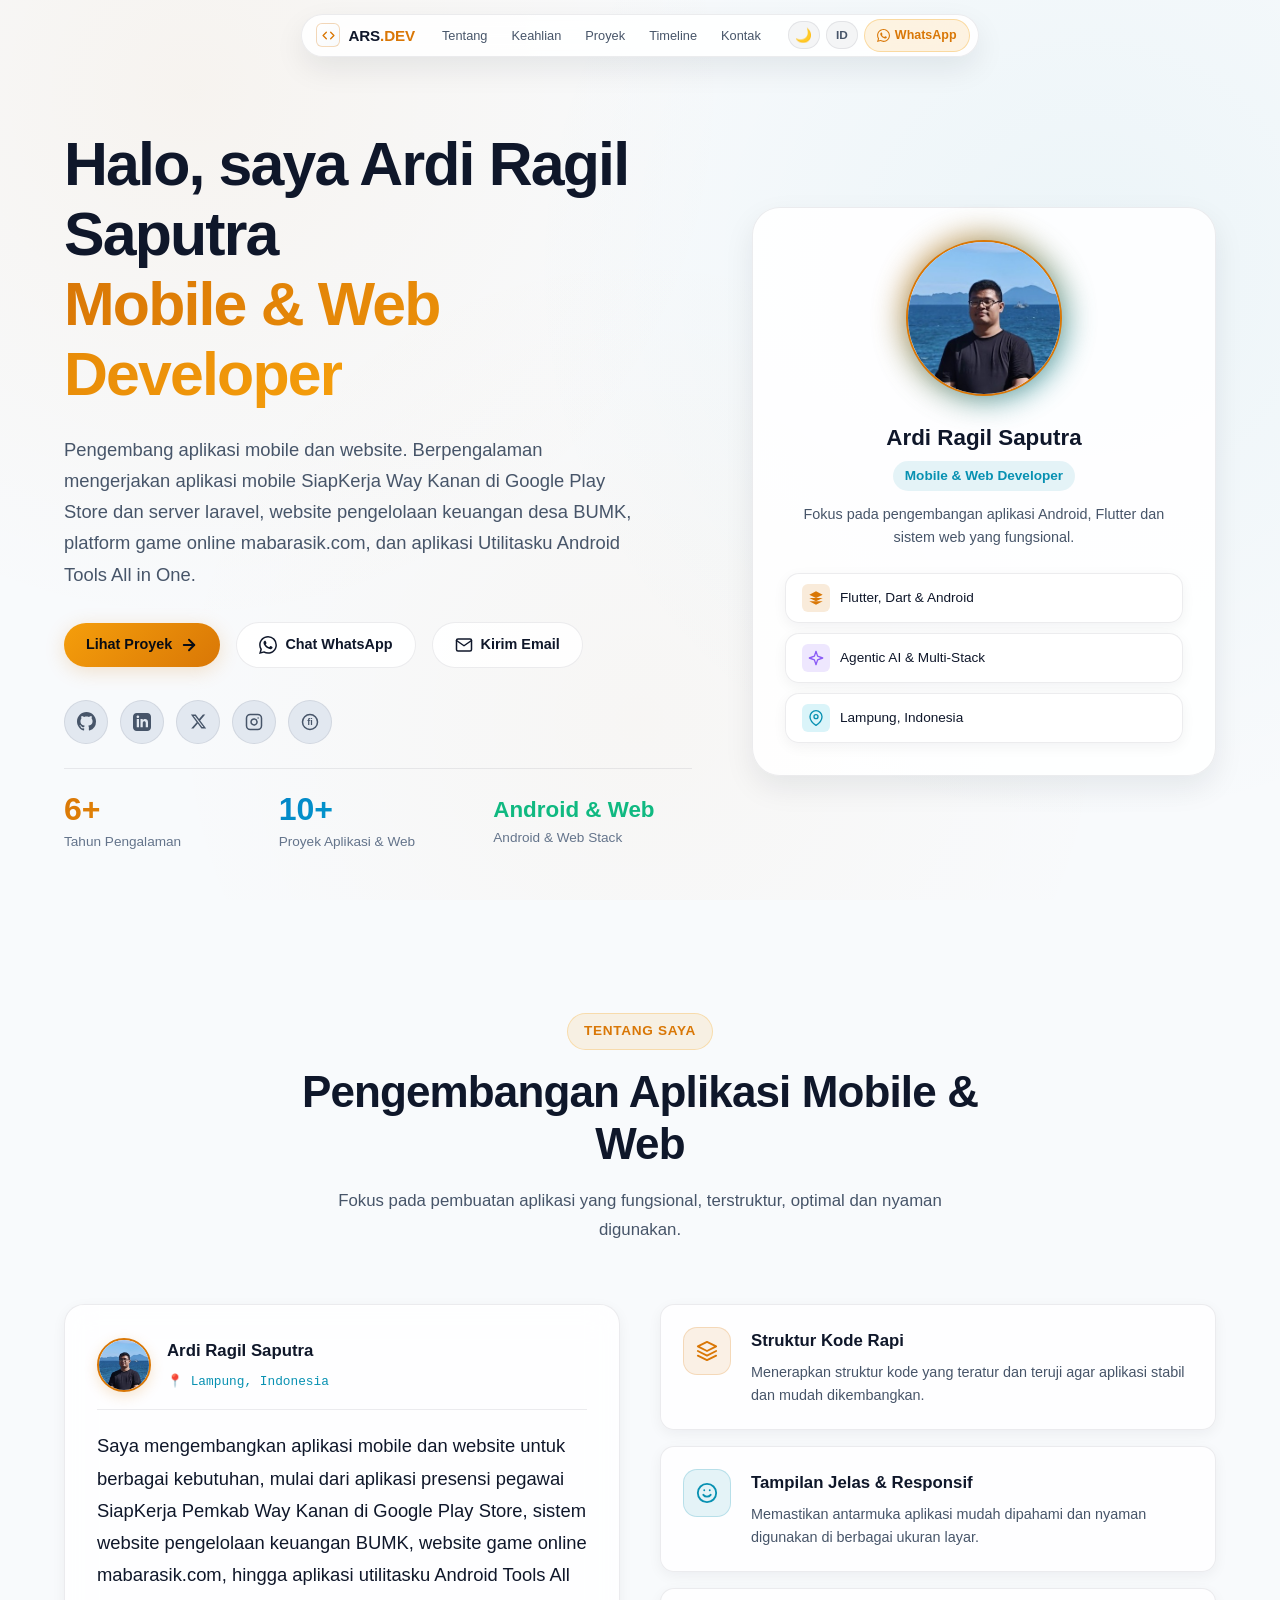
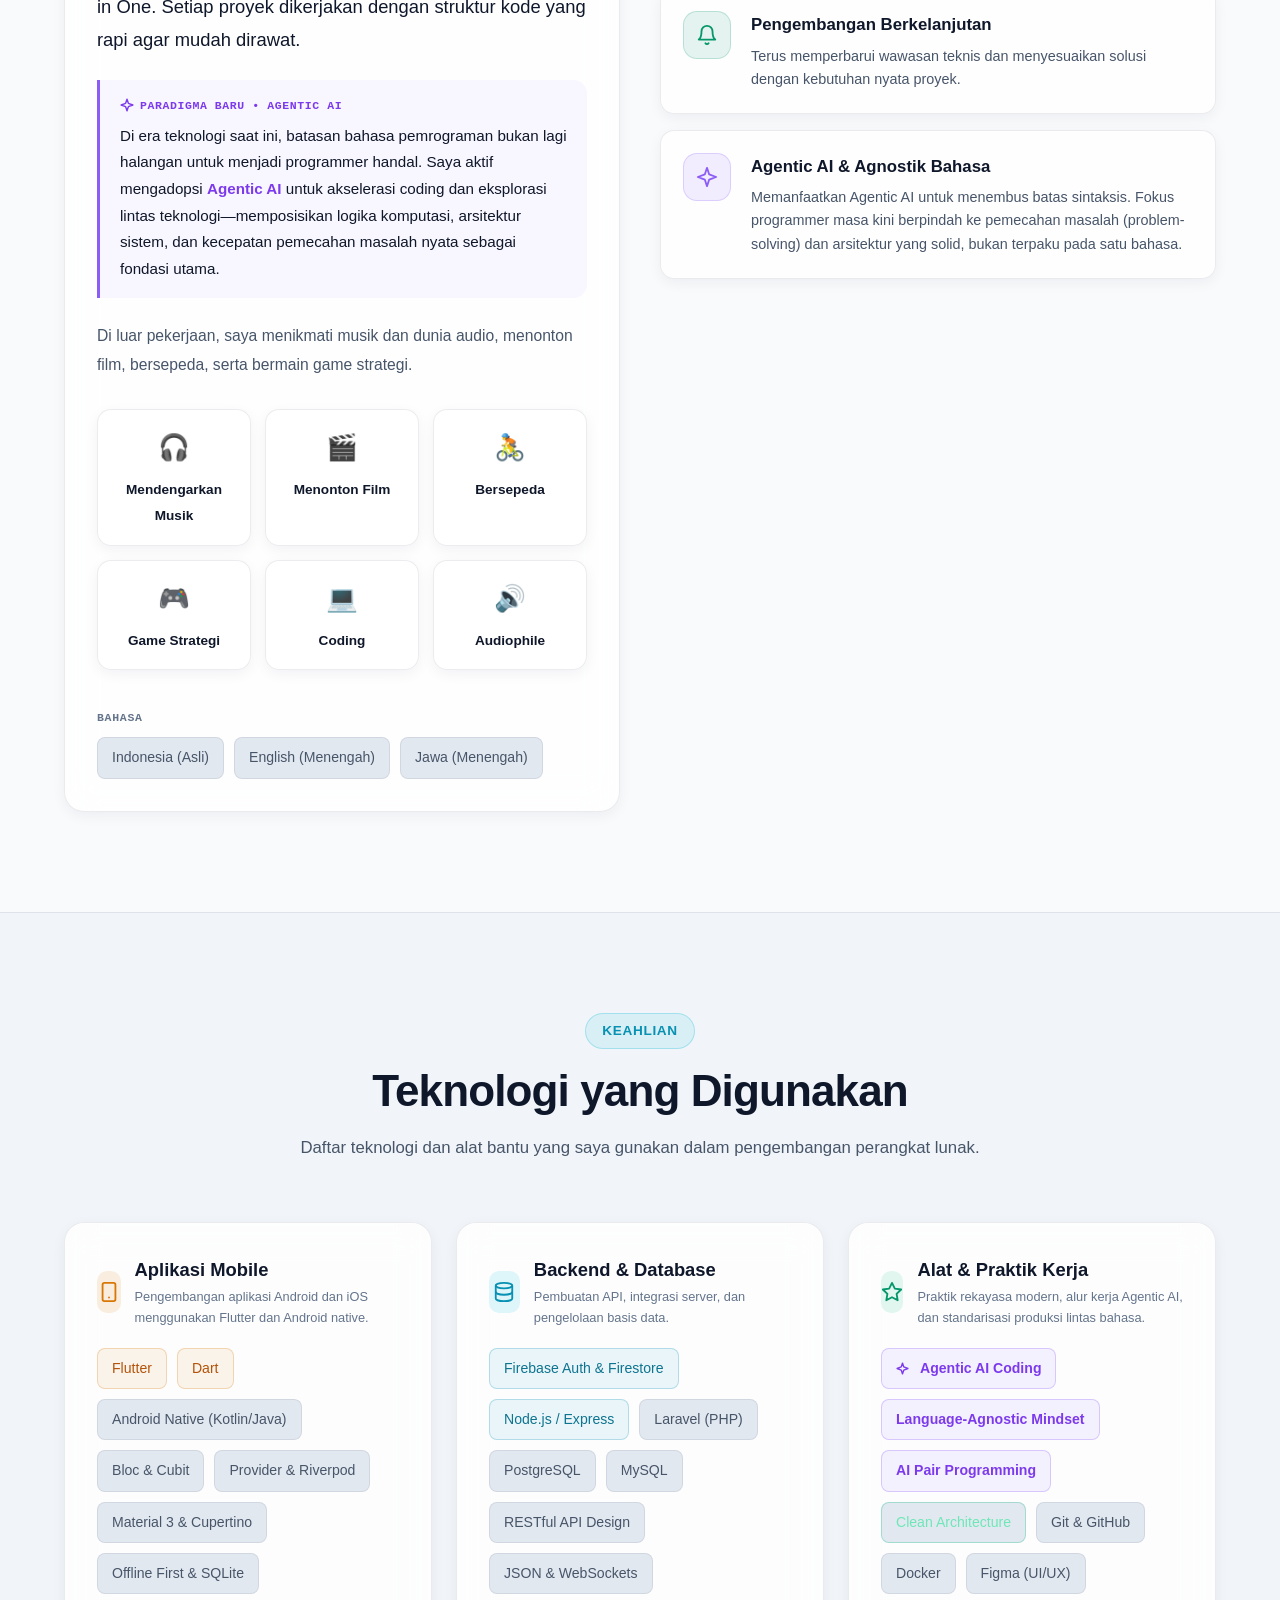
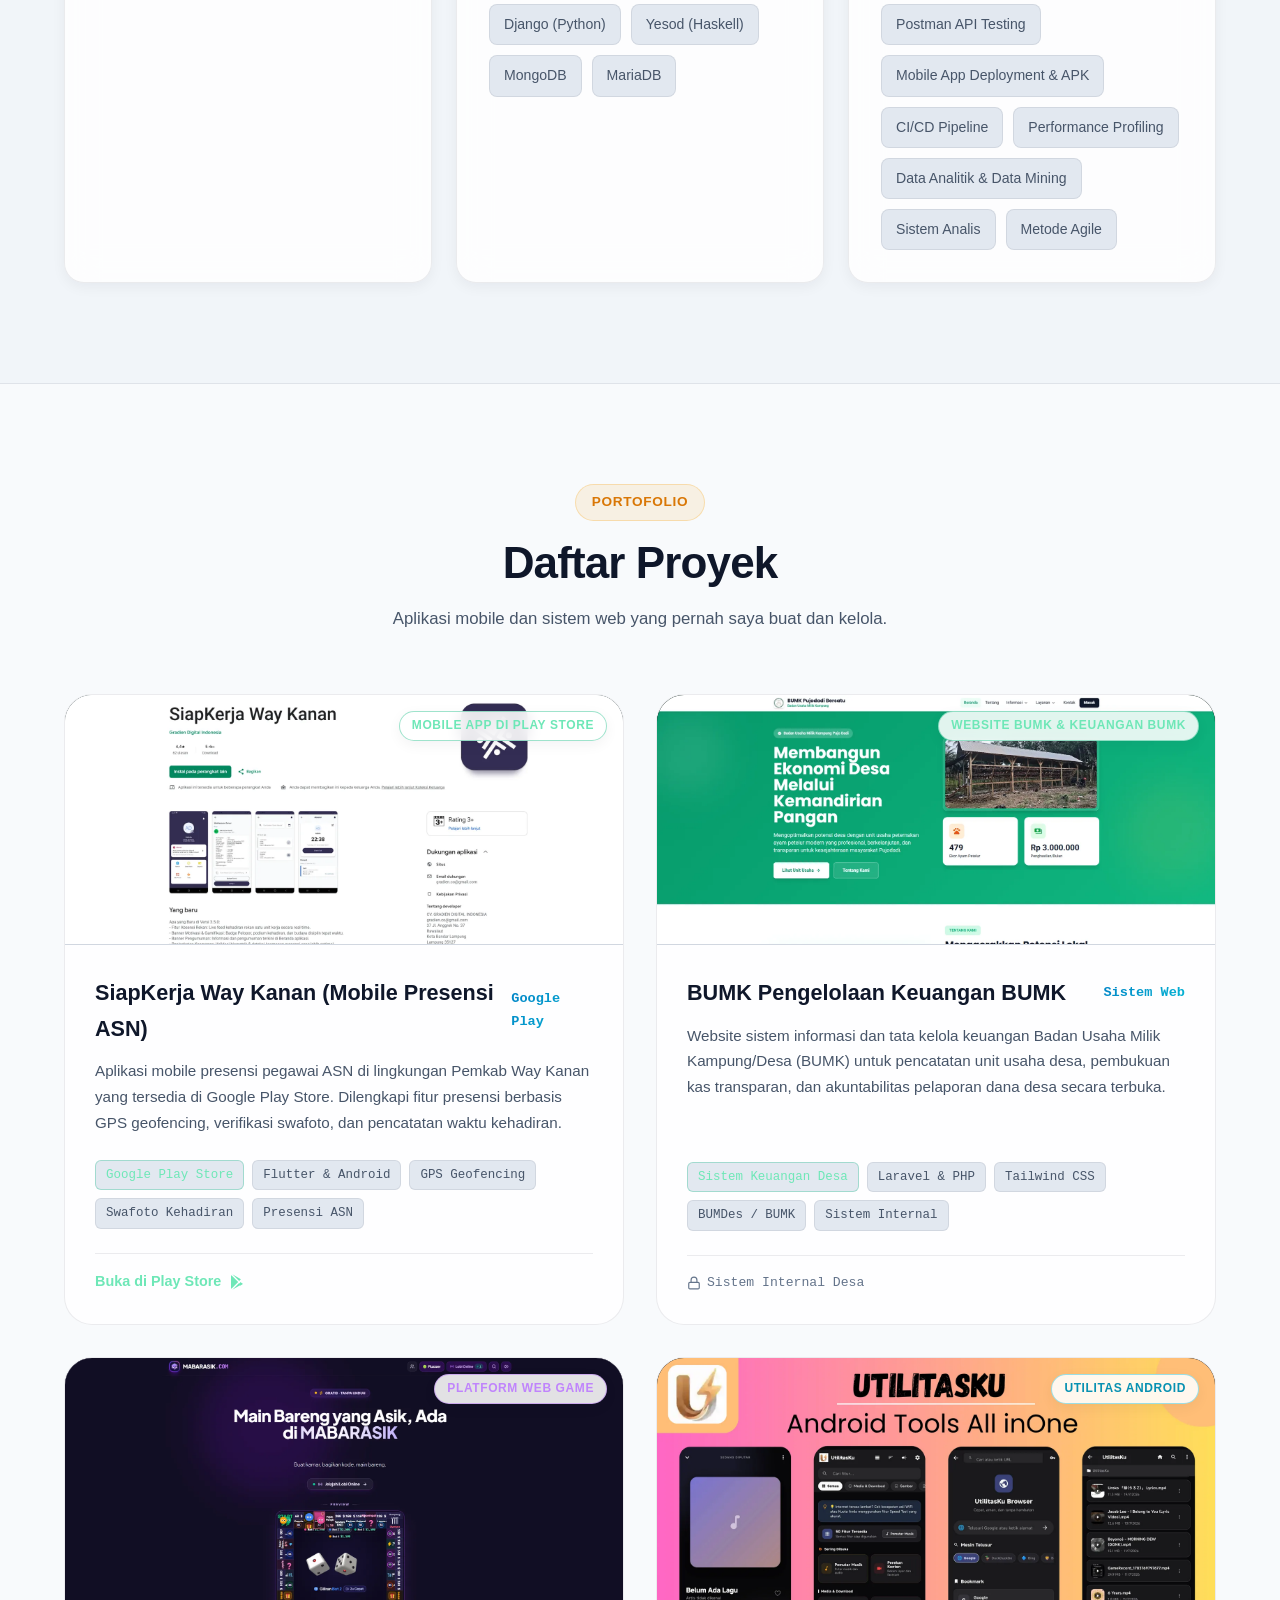
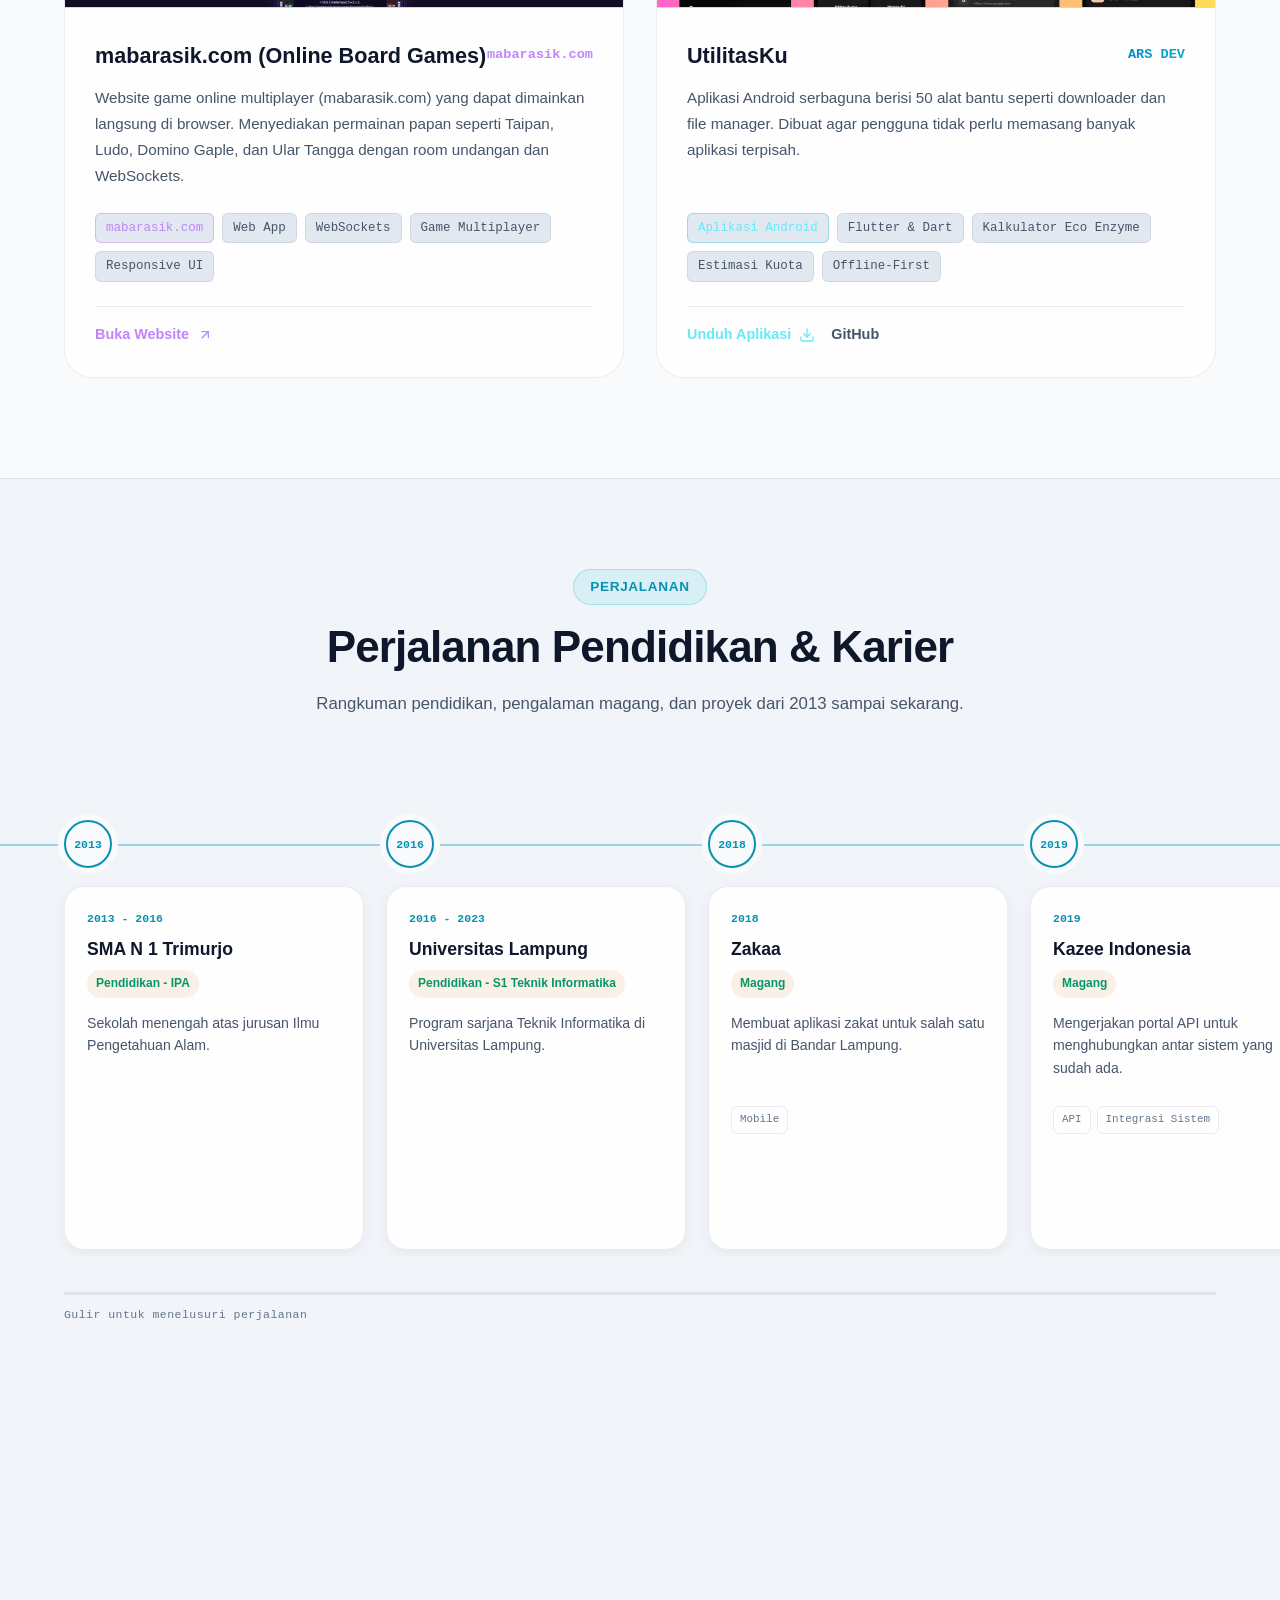
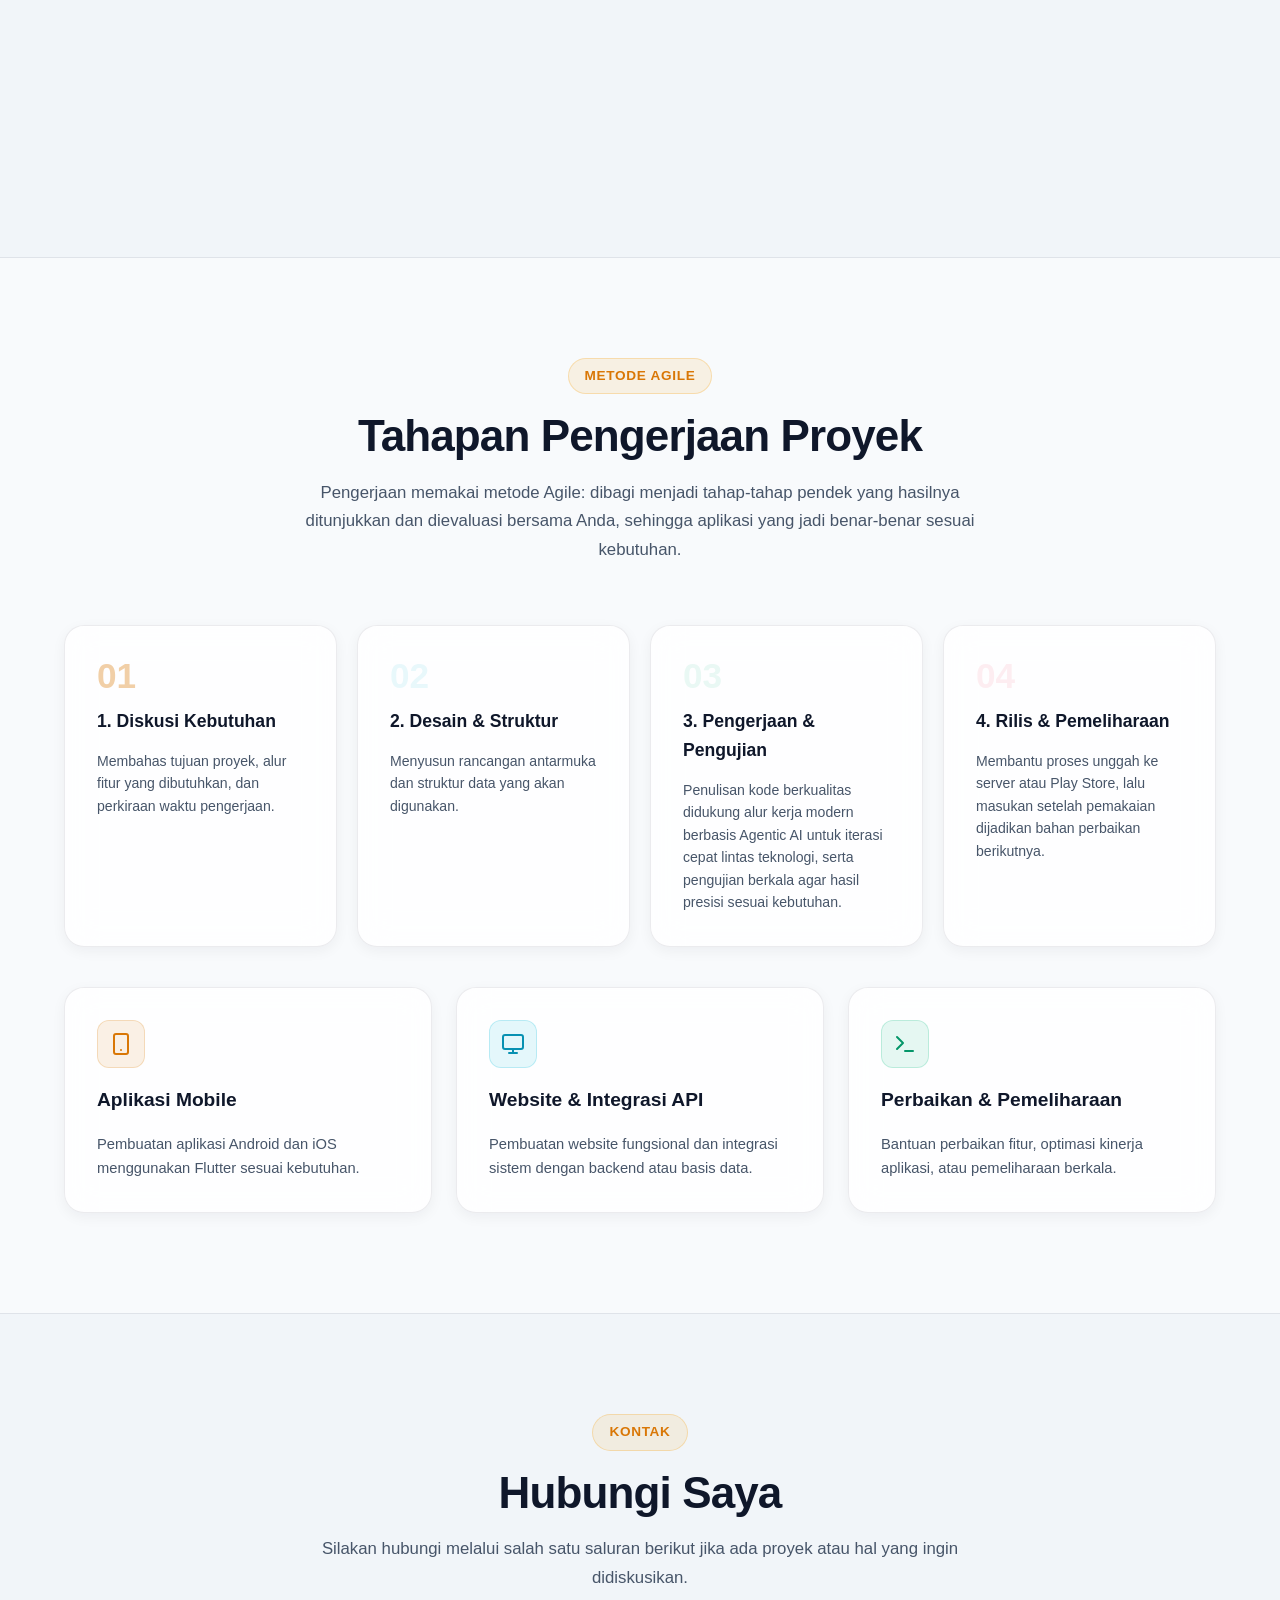
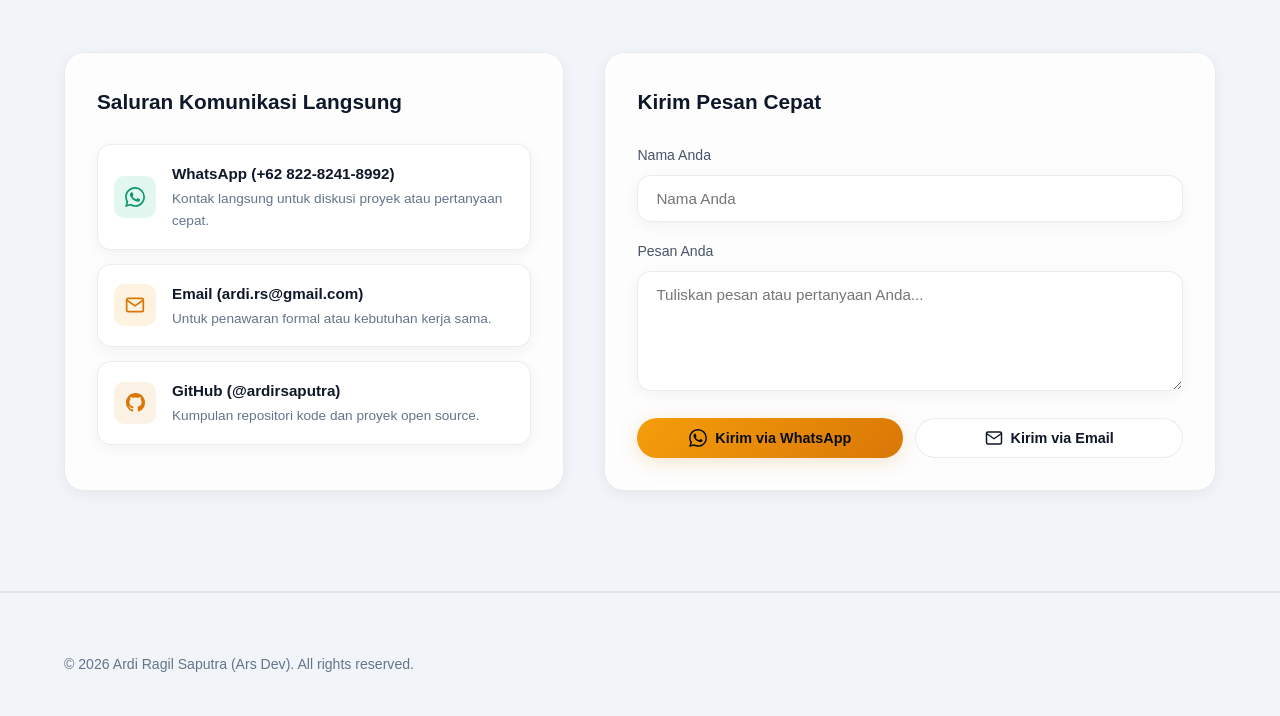
<file: index.html>
<!doctype html>
<html lang="id" data-theme="light">
  <head>
    <meta charset="UTF-8" />
    <meta name="viewport" content="width=device-width, initial-scale=1.0" />

    <!-- Keamanan: CSP (GitHub Pages tidak bisa set HTTP header, jadi via meta) -->
    <meta
      http-equiv="Content-Security-Policy"
      content="default-src 'self'; script-src 'self'; style-src 'self' 'unsafe-inline' https://fonts.googleapis.com; font-src 'self' https://fonts.gstatic.com; img-src 'self' data: https:; connect-src 'self'; object-src 'none'; base-uri 'self'; form-action 'self'; upgrade-insecure-requests"
    />
    <meta name="referrer" content="strict-origin-when-cross-origin" />
    <meta http-equiv="X-UA-Compatible" content="IE=Edge" />

    <!-- Primary Meta Tags -->
    <title>Ardi Ragil Saputra | Mobile & Web Developer</title>
    <meta name="title" content="Ardi Ragil Saputra | Mobile & Web Developer" />
    <meta
      name="description"
      content="Portofolio resmi Ardi Ragil Saputra (Ars Dev). Pengembang aplikasi mobile Android / Flutter dan website (SiapKerja Way Kanan, BUMK Keuangan Desa, mabarasik.com)."
    />
    <meta
      name="keywords"
      content="Ardi Ragil Saputra, Ars Dev, Flutter Developer, Android Developer, Mobile Engineer Indonesia, SiapKerja Way Kanan, BUMK Pujodadi Bersatu, Keuangan bumk, mabarasik.com, UtilitasKu, Web Developer"
    />
    <meta name="author" content="Ardi Ragil Saputra" />
    <meta name="theme-color" content="#f8fafc" id="theme-color-meta" />

    <!-- Open Graph / Facebook -->
    <meta property="og:type" content="website" />
    <meta property="og:url" content="https://ardirsaputra.github.io/" />
    <meta
      property="og:title"
      content="Ardi Ragil Saputra | Mobile & Web Developer"
    />
    <meta
      property="og:description"
      content="Portofolio dan proyek aplikasi mobile serta web oleh Ardi Ragil Saputra (Ars Dev)."
    />
    <meta property="og:image" content="assets/arsdev.png" />

    <!-- Twitter -->
    <meta property="twitter:card" content="summary_large_image" />
    <meta property="twitter:url" content="https://ardirsaputra.github.io/" />
    <meta
      property="twitter:title"
      content="Ardi Ragil Saputra | Mobile & Web Developer"
    />
    <meta
      property="twitter:description"
      content="Portofolio dan proyek aplikasi mobile serta web oleh Ardi Ragil Saputra (Ars Dev)."
    />
    <meta property="twitter:image" content="assets/arsdev.png" />

    <!-- Favicons -->
    <link rel="icon" type="image/png" href="favicon.png" />
    <link rel="apple-touch-icon" href="apple-icon.png" />

    <!-- Google Fonts: Plus Jakarta Sans, Inter, JetBrains Mono -->
    <link rel="preconnect" href="https://fonts.googleapis.com" />
    <link rel="preconnect" href="https://fonts.gstatic.com" crossorigin />
    <link
      href="https://fonts.googleapis.com/css2?family=Inter:wght@300;400;500;600;700&family=JetBrains+Mono:wght@400;500;600&family=Plus+Jakarta+Sans:wght@400;500;600;700;800&display=swap"
      rel="stylesheet"
    />

    <!-- Main Stylesheet -->
    <link rel="stylesheet" href="style.css" />
  </head>
  <body>
    <!-- =========================================================================
       NAVIGATION BAR (Ultra-Compact Floating Island)
       ========================================================================= -->
    <header class="navbar" id="navbar">
      <div class="nav-container">
        <a href="#hero" class="nav-logo" aria-label="Ars Dev Home">
          <div class="logo-badge">
            <svg
              width="13"
              height="13"
              viewBox="0 0 24 24"
              fill="none"
              stroke="currentColor"
              stroke-width="2.5"
              stroke-linecap="round"
              stroke-linejoin="round"
            >
              <polyline points="16 18 22 12 16 6"></polyline>
              <polyline points="8 6 2 12 8 18"></polyline>
            </svg>
          </div>
          <span class="logo-text">ARS<span>.DEV</span></span>
        </a>

        <nav>
          <ul class="nav-links" id="nav-links">
            <li>
              <a href="#about" class="nav-link" data-i18n="nav_about"
                >Tentang</a
              >
            </li>
            <li>
              <a href="#skills" class="nav-link" data-i18n="nav_skills"
                >Keahlian</a
              >
            </li>
            <li>
              <a href="#projects" class="nav-link" data-i18n="nav_projects"
                >Proyek</a
              >
            </li>
            <li>
              <a href="#timeline" class="nav-link" data-i18n="nav_timeline"
                >Timeline</a
              >
            </li>
            <li>
              <a href="#contact" class="nav-link" data-i18n="nav_contact"
                >Kontak</a
              >
            </li>
          </ul>
        </nav>

        <div class="nav-controls">
          <!-- Theme Toggle Button (Light/Dark Mode, Default: Light) -->
          <button
            id="theme-toggle-btn"
            class="theme-btn"
            title="Ganti Tema (Terang / Gelap)"
            aria-label="Ganti Tema"
          >
            <span id="theme-btn-icon">🌙</span>
          </button>

          <!-- Compact Language Switcher -->
          <button
            id="lang-toggle-btn"
            class="lang-btn"
            title="Ganti Bahasa / Change Language"
            aria-label="Ganti Bahasa"
          >
            <span id="lang-btn-text">ID</span>
          </button>

          <!-- Compact Subtle CTA Button -->
          <a
            href="#contact" data-contact="wa"
            target="_blank"
            rel="noopener noreferrer"
            class="nav-cta-btn"
            title="WhatsApp"
          >
            <svg width="13" height="13" viewBox="0 0 24 24" fill="currentColor">
              <path
                d="M17.472 14.382c-.297-.149-1.758-.867-2.03-.967-.273-.099-.471-.148-.67.15-.197.297-.767.966-.94 1.164-.173.199-.347.223-.644.075-.297-.15-1.255-.463-2.39-1.475-.883-.788-1.48-1.761-1.653-2.059-.173-.297-.018-.458.13-.606.134-.133.298-.347.446-.52.149-.174.198-.298.298-.497.099-.198.05-.371-.025-.52-.075-.149-.669-1.612-.916-2.207-.242-.579-.487-.5-.669-.51-.173-.008-.371-.01-.57-.01-.198 0-.52.074-.792.372-.272.297-1.04 1.016-1.04 2.479 0 1.462 1.065 2.875 1.213 3.074.149.198 2.096 3.2 5.077 4.487.709.306 1.262.489 1.694.625.712.227 1.36.195 1.871.118.571-.085 1.758-.719 2.006-1.413.248-.694.248-1.289.173-1.413-.074-.124-.272-.198-.57-.347m-5.421 7.403h-.004a9.87 9.87 0 01-5.031-1.378l-.361-.214-3.741.982.998-3.648-.235-.374a9.86 9.86 0 01-1.51-5.26c.001-5.45 4.436-9.884 9.888-9.884 2.64 0 5.122 1.03 6.988 2.898a9.825 9.825 0 012.893 6.994c-.003 5.45-4.437 9.884-9.885 9.884m8.413-18.297A11.815 11.815 0 0012.05 0C5.495 0 .16 5.335.157 11.892c0 2.096.547 4.142 1.588 5.945L.057 24l6.305-1.654a11.882 11.882 0 005.683 1.448h.005c6.554 0 11.89-5.335 11.893-11.893a11.821 11.821 0 00-3.48-8.413z"
              />
            </svg>
            <span data-i18n="nav_cta">WhatsApp</span>
          </a>

          <!-- Mobile Menu Toggle -->
          <button
            class="mobile-toggle"
            id="mobile-toggle"
            aria-label="Menu"
            aria-controls="nav-links"
            aria-expanded="false"
            title="Menu"
          >
            <svg
              width="18"
              height="18"
              viewBox="0 0 24 24"
              fill="none"
              stroke="currentColor"
              stroke-width="2"
              stroke-linecap="round"
              stroke-linejoin="round"
            >
              <line x1="3" y1="12" x2="21" y2="12"></line>
              <line x1="3" y1="6" x2="21" y2="6"></line>
              <line x1="3" y1="18" x2="21" y2="18"></line>
            </svg>
          </button>
        </div>
      </div>
    </header>

    <main>
      <!-- =========================================================================
         HERO SECTION (Clean, Grounded, & Professional)
         ========================================================================= -->
      <section class="section hero-section" id="hero">
        <div class="container">
          <div class="hero-grid">
            <!-- Hero Text -->
            <div class="hero-content">
              <h1 class="hero-title">
                <span data-i18n="hero_greeting"
                  >Halo, saya Ardi Ragil Saputra</span
                >
                <br /><span class="highlight-amber" data-i18n="hero_role"
                  >Mobile & Web Developer</span
                >
              </h1>

              <p class="hero-lead" data-i18n="hero_lead">
                Pengembang aplikasi mobile dan website. Berpengalaman
                mengerjakan aplikasi mobile SiapKerja Way Kanan di Google Play
                Store, website pengelolaan keuangan desa BUMK, platform game
                online mabarasik.com, dan aplikasi utilitasku Android Tools All
                in One.
              </p>

              <div class="hero-actions">
                <a href="#projects" class="btn-primary">
                  <span data-i18n="hero_btn_projects">Lihat Proyek</span>
                  <svg
                    width="18"
                    height="18"
                    viewBox="0 0 24 24"
                    fill="none"
                    stroke="currentColor"
                    stroke-width="2.5"
                    stroke-linecap="round"
                    stroke-linejoin="round"
                  >
                    <line x1="5" y1="12" x2="19" y2="12"></line>
                    <polyline points="12 5 19 12 12 19"></polyline>
                  </svg>
                </a>

                <a
                  href="#contact" data-contact="wa"
                  target="_blank"
                  rel="noopener noreferrer"
                  class="btn-secondary"
                >
                  <svg
                    width="18"
                    height="18"
                    viewBox="0 0 24 24"
                    fill="currentColor"
                  >
                    <path
                      d="M17.472 14.382c-.297-.149-1.758-.867-2.03-.967-.273-.099-.471-.148-.67.15-.197.297-.767.966-.94 1.164-.173.199-.347.223-.644.075-.297-.15-1.255-.463-2.39-1.475-.883-.788-1.48-1.761-1.653-2.059-.173-.297-.018-.458.13-.606.134-.133.298-.347.446-.52.149-.174.198-.298.298-.497.099-.198.05-.371-.025-.52-.075-.149-.669-1.612-.916-2.207-.242-.579-.487-.5-.669-.51-.173-.008-.371-.01-.57-.01-.198 0-.52.074-.792.372-.272.297-1.04 1.016-1.04 2.479 0 1.462 1.065 2.875 1.213 3.074.149.198 2.096 3.2 5.077 4.487.709.306 1.262.489 1.694.625.712.227 1.36.195 1.871.118.571-.085 1.758-.719 2.006-1.413.248-.694.248-1.289.173-1.413-.074-.124-.272-.198-.57-.347m-5.421 7.403h-.004a9.87 9.87 0 01-5.031-1.378l-.361-.214-3.741.982.998-3.648-.235-.374a9.86 9.86 0 01-1.51-5.26c.001-5.45 4.436-9.884 9.888-9.884 2.64 0 5.122 1.03 6.988 2.898a9.825 9.825 0 012.893 6.994c-.003 5.45-4.437 9.884-9.885 9.884m8.413-18.297A11.815 11.815 0 0012.05 0C5.495 0 .16 5.335.157 11.892c0 2.096.547 4.142 1.588 5.945L.057 24l6.305-1.654a11.882 11.882 0 005.683 1.448h.005c6.554 0 11.89-5.335 11.893-11.893a11.821 11.821 0 00-3.48-8.413z"
                    />
                  </svg>
                  <span data-i18n="hero_btn_wa">WhatsApp</span>
                </a>

                <a href="#contact" data-contact="mail" class="btn-secondary">
                  <svg
                    width="18"
                    height="18"
                    viewBox="0 0 24 24"
                    fill="none"
                    stroke="currentColor"
                    stroke-width="2"
                    stroke-linecap="round"
                    stroke-linejoin="round"
                  >
                    <path
                      d="M4 4h16c1.1 0 2 .9 2 2v12c0 1.1-.9 2-2 2H4c-1.1 0-2-.9-2-2V6c0-1.1.9-2 2-2z"
                    ></path>
                    <polyline points="22,6 12,13 2,6"></polyline>
                  </svg>
                  <span data-i18n="hero_btn_cv">Kirim Email</span>
                </a>
              </div>

              <!-- Social Links Strip -->
              <div class="hero-socials">
                <a
                  href="https://github.com/ardirsaputra"
                  target="_blank"
                  rel="noopener noreferrer"
                  class="social-icon-btn"
                  title="GitHub"
                >
                  <svg
                    width="19"
                    height="19"
                    viewBox="0 0 24 24"
                    fill="currentColor"
                  >
                    <path
                      d="M12 0C5.37 0 0 5.37 0 12c0 5.31 3.435 9.795 8.205 11.385.6.105.825-.255.825-.57 0-.285-.015-1.23-.015-2.235-3.015.555-3.795-.735-4.035-1.41-.135-.345-.72-1.41-1.23-1.695-.42-.225-1.02-.78-.015-.795.945-.015 1.62.87 1.845 1.23 1.08 1.815 2.805 1.305 3.495.99.105-.78.42-1.305.765-1.605-2.67-.3-5.46-1.335-5.46-5.925 0-1.305.465-2.385 1.23-3.225-.12-.3-.54-1.53.12-3.18 0 0 1.005-.315 3.3 1.23.96-.27 1.98-.405 3-.405s2.04.135 3 .405c2.295-1.56 3.3-1.23 3.3-1.23.66 1.65.24 2.88.12 3.18.765.84 1.23 1.905 1.23 3.225 0 4.605-2.805 5.625-5.475 5.925.435.375.81 1.095.81 2.22 0 1.605-.015 2.895-.015 3.3 0 .315.225.69.825.57A12.02 12.02 0 0024 12c0-6.63-5.37-12-12-12z"
                    />
                  </svg>
                </a>

                <a
                  href="https://www.linkedin.com/in/ardi-rs/"
                  target="_blank"
                  rel="noopener noreferrer"
                  class="social-icon-btn"
                  title="LinkedIn"
                >
                  <svg
                    width="18"
                    height="18"
                    viewBox="0 0 24 24"
                    fill="currentColor"
                  >
                    <path
                      d="M19 0h-14c-2.761 0-5 2.239-5 5v14c0 2.761 2.239 5 5 5h14c2.762 0 5-2.239 5-5v-14c0-2.761-2.238-5-5-5zm-11 19h-3v-11h3v11zm-1.5-12.268c-.966 0-1.75-.79-1.75-1.764s.784-1.764 1.75-1.764 1.75.79 1.75 1.764-.783 1.764-1.75 1.764zm13.5 12.268h-3v-5.604c0-3.368-4-3.113-4 0v5.604h-3v-11h3v1.765c1.396-2.586 7-2.777 7 2.476v6.759z"
                    />
                  </svg>
                </a>

                <a
                  href="https://twitter.com/ardirsaputra"
                  target="_blank"
                  rel="noopener noreferrer"
                  class="social-icon-btn"
                  title="X / Twitter"
                >
                  <svg
                    width="17"
                    height="17"
                    viewBox="0 0 24 24"
                    fill="currentColor"
                  >
                    <path
                      d="M18.244 2.25h3.308l-7.227 8.26 8.502 11.24H16.17l-5.214-6.817L4.99 21.75H1.68l7.73-8.835L1.254 2.25H8.08l4.713 6.231zm-1.161 17.52h1.833L7.084 4.126H5.117z"
                    />
                  </svg>
                </a>

                <a
                  href="https://www.instagram.com/ardirsaputra"
                  target="_blank"
                  rel="noopener noreferrer"
                  class="social-icon-btn"
                  title="Instagram"
                >
                  <svg
                    width="18"
                    height="18"
                    viewBox="0 0 24 24"
                    fill="none"
                    stroke="currentColor"
                    stroke-width="2"
                    stroke-linecap="round"
                    stroke-linejoin="round"
                  >
                    <rect
                      x="2"
                      y="2"
                      width="20"
                      height="20"
                      rx="5"
                      ry="5"
                    ></rect>
                    <path
                      d="M16 11.37A4 4 0 1 1 12.63 8 4 4 0 0 1 16 11.37z"
                    ></path>
                    <line x1="17.5" y1="6.5" x2="17.51" y2="6.5"></line>
                  </svg>
                </a>

                <a
                  href="https://www.fiverr.com/ardirs?public_mode=true"
                  target="_blank"
                  rel="noopener noreferrer"
                  class="social-icon-btn"
                  title="Fiverr Profile"
                >
                  <svg
                    width="18"
                    height="18"
                    viewBox="0 0 24 24"
                    fill="currentColor"
                  >
                    <circle
                      cx="12"
                      cy="12"
                      r="10"
                      fill="none"
                      stroke="currentColor"
                      stroke-width="2"
                    />
                    <text
                      x="12"
                      y="16"
                      font-size="12"
                      font-weight="bold"
                      text-anchor="middle"
                      fill="currentColor"
                    >
                      fi
                    </text>
                  </svg>
                </a>
              </div>

              <!-- Metrics Strip -->
              <div class="hero-metrics">
                <div class="metric-item">
                  <span class="metric-number highlight-amber">6+</span>
                  <span class="metric-label" data-i18n="metric_exp"
                    >Tahun Pengalaman</span
                  >
                </div>
                <div class="metric-item">
                  <span class="metric-number highlight-cyan">10+</span>
                  <span class="metric-label" data-i18n="metric_apps"
                    >Proyek Aplikasi & Web</span
                  >
                </div>
                <div class="metric-item">
                  <span
                    class="metric-number"
                    style="color: #10b981; font-size: 1.4rem; padding-top: 6px"
                    >Android & Web</span
                  >
                  <span class="metric-label" data-i18n="metric_clean"
                    >Stack Teknologi</span
                  >
                </div>
              </div>
            </div>

            <!-- Hero Visual Card -->
            <div class="hero-visual">
              <div class="profile-card">
                <div class="profile-avatar-container">
                  <div class="profile-avatar-glow"></div>
                  <div class="profile-avatar">
                    <img
                      src="assets/ardi_profile.jpg"
                      onerror="
                        this.onerror = null;
                        this.src = 'assets/ars_rmbg.png';
                      "
                      alt="Ardi Ragil Saputra"
                      width="156"
                      height="156"
                    />
                  </div>
                </div>

                <div class="profile-meta">
                  <h3 class="profile-name">Ardi Ragil Saputra</h3>
                  <span
                    class="profile-badge-role"
                    data-i18n="profile_role_badge"
                    >Mobile & Web Developer</span
                  >
                  <p class="profile-summary" data-i18n="profile_summary">
                    Fokus pada pengembangan aplikasi Android, Flutter, dan
                    sistem web yang fungsional.
                  </p>
                </div>

                <!-- Floating Chips -->
                <div style="display: flex; flex-direction: column; gap: 10px">
                  <div class="floating-chip">
                    <div class="chip-icon">
                      <svg
                        width="16"
                        height="16"
                        viewBox="0 0 24 24"
                        fill="currentColor"
                      >
                        <polygon points="12 2 2 7 12 12 22 7 12 2"></polygon>
                        <polyline points="2 17 12 22 22 17"></polyline>
                        <polyline points="2 12 12 17 22 12"></polyline>
                      </svg>
                    </div>
                    <span data-i18n="chip_flutter"
                      >Flutter, Dart & Android</span
                    >
                  </div>

                  <div class="floating-chip">
                    <div
                      class="chip-icon"
                      style="
                        background: rgba(139, 92, 246, 0.15);
                        color: #8b5cf6;
                      "
                    >
                      <svg
                        width="16"
                        height="16"
                        viewBox="0 0 24 24"
                        fill="none"
                        stroke="currentColor"
                        stroke-width="2"
                        stroke-linecap="round"
                        stroke-linejoin="round"
                      >
                        <path d="M12 2l2.4 7.2L22 12l-7.6 2.8L12 22l-2.4-7.2L2 12l7.6-2.8L12 2z"></path>
                      </svg>
                    </div>
                    <span data-i18n="chip_ai">Agentic AI & Multi-Stack</span>
                  </div>

                  <div class="floating-chip">
                    <div
                      class="chip-icon"
                      style="
                        background: rgba(6, 182, 212, 0.15);
                        color: var(--accent-cyan);
                      "
                    >
                      <svg
                        width="16"
                        height="16"
                        viewBox="0 0 24 24"
                        fill="none"
                        stroke="currentColor"
                        stroke-width="2"
                      >
                        <path
                          d="M21 10c0 7-9 13-9 13s-9-6-9-13a9 9 0 0 1 18 0z"
                        ></path>
                        <circle cx="12" cy="10" r="3"></circle>
                      </svg>
                    </div>
                    <span data-i18n="chip_location">Lampung, Indonesia</span>
                  </div>
                </div>
              </div>
            </div>
          </div>
        </div>
      </section>

      <!-- =========================================================================
           ABOUT SECTION (Grounded & Clear)
           ========================================================================= -->
      <section class="section" id="about">
        <div class="container">
          <div class="section-header">
            <span class="section-tag" data-i18n="about_tag">Tentang Saya</span>
            <h2 class="section-title" data-i18n="about_title">
              Pengembangan Aplikasi Mobile & Web
            </h2>
            <p class="section-subtitle" data-i18n="about_lead">
              Fokus pada pembuatan aplikasi yang fungsional, terstruktur, dan
              nyaman digunakan.
            </p>
          </div>

          <div class="about-grid">
            <!-- Story Details -->
            <div class="glass-card story-card">
              <div class="about-author-header">
                <img
                  src="assets/ardi_profile.jpg"
                  onerror="
                    this.onerror = null;
                    this.src = 'assets/ars_rmbg.png';
                  "
                  alt="Ardi Ragil Saputra"
                  class="about-author-photo"
                />
                <div>
                  <h3 class="about-author-name">Ardi Ragil Saputra</h3>
                  <span class="about-author-meta" data-i18n="author_location"
                    >📍 Lampung, Indonesia</span
                  >
                </div>
              </div>

              <p class="story-lead" data-i18n="about_p1">
                Saya mengembangkan aplikasi mobile dan website untuk berbagai
                kebutuhan, mulai dari aplikasi presensi pegawai SiapKerja Pemkab
                Way Kanan di Google Play Store, sistem website pengelolaan
                keuangan desa BUMK, website game online mabarasik.com, hingga
                aplikasi utilitas Android Tools All in One. Setiap proyek
                dikerjakan dengan struktur kode yang rapi agar mudah dirawat.
              </p>

              <div class="story-ai-highlight">
                <div class="ai-highlight-badge">
                  <svg width="14" height="14" viewBox="0 0 24 24" fill="none" stroke="currentColor" stroke-width="2.5" stroke-linecap="round" stroke-linejoin="round">
                    <path d="M12 2l2.4 7.2L22 12l-7.6 2.8L12 22l-2.4-7.2L2 12l7.6-2.8L12 2z"></path>
                  </svg>
                  <span data-i18n="about_ai_badge">Paradigma Baru • Agentic AI</span>
                </div>
                <p data-i18n="about_p_ai">
                  Di era teknologi saat ini, batasan bahasa pemrograman bukan lagi halangan untuk menjadi programmer handal. Saya aktif mengadopsi <strong>Agentic AI</strong> untuk akselerasi coding dan eksplorasi lintas teknologi—memposisikan logika komputasi, arsitektur sistem, dan kecepatan pemecahan masalah nyata sebagai fondasi utama.
                </p>
              </div>

              <p class="story-body" data-i18n="about_p2">
                Di luar aktivitas coding, saya tertarik dengan budaya Jepang,
                traveling, dan game strategi.
              </p>

              <div class="personal-passions">
                <div class="passion-box">
                  <span class="passion-emoji">🎧</span>
                  <span class="passion-title" data-i18n="passion_music"
                    >Mendengarkan Musik</span
                  >
                </div>
                <div class="passion-box">
                  <span class="passion-emoji">🎬</span>
                  <span class="passion-title" data-i18n="passion_movie"
                    >Menonton Film</span
                  >
                </div>
                <div class="passion-box">
                  <span class="passion-emoji">🚴</span>
                  <span class="passion-title" data-i18n="passion_cycling"
                    >Bersepeda</span
                  >
                </div>
                <div class="passion-box">
                  <span class="passion-emoji">🎮</span>
                  <span class="passion-title" data-i18n="passion_gaming"
                    >Game Strategi</span
                  >
                </div>
                <div class="passion-box">
                  <span class="passion-emoji">💻</span>
                  <span class="passion-title" data-i18n="passion_coding"
                    >Coding</span
                  >
                </div>
                <div class="passion-box">
                  <span class="passion-emoji">🔊</span>
                  <span class="passion-title" data-i18n="passion_audiophile"
                    >Audiophile</span
                  >
                </div>
              </div>

              <div class="personal-languages">
                <span class="languages-label" data-i18n="lang_title"
                  >Bahasa</span
                >
                <div class="skill-pills-wrap">
                  <span class="tech-pill" data-i18n="lang_indonesia"
                    >Indonesia (Asli)</span
                  >
                  <span class="tech-pill" data-i18n="lang_english"
                    >English (Menengah)</span
                  >
                  <span class="tech-pill" data-i18n="lang_javanese"
                    >Jawa (Menengah)</span
                  >
                </div>
              </div>
            </div>

            <!-- Philosophy Grid -->
            <div class="philosophy-grid">
              <div class="phil-card">
                <div class="phil-icon">
                  <svg
                    width="22"
                    height="22"
                    viewBox="0 0 24 24"
                    fill="none"
                    stroke="currentColor"
                    stroke-width="2"
                    stroke-linecap="round"
                    stroke-linejoin="round"
                  >
                    <path
                      d="M12 2L2 7l10 5 10-5-10-5zM2 17l10 5 10-5M2 12l10 5 10-5"
                    ></path>
                  </svg>
                </div>
                <div>
                  <h4 class="phil-title" data-i18n="phil_title_1">
                    Struktur Kode Rapi
                  </h4>
                  <p class="phil-desc" data-i18n="phil_desc_1">
                    Menerapkan struktur kode yang teratur dan teruji agar
                    aplikasi stabil dan mudah dikembangkan.
                  </p>
                </div>
              </div>

              <div class="phil-card cyan">
                <div class="phil-icon">
                  <svg
                    width="22"
                    height="22"
                    viewBox="0 0 24 24"
                    fill="none"
                    stroke="currentColor"
                    stroke-width="2"
                    stroke-linecap="round"
                    stroke-linejoin="round"
                  >
                    <circle cx="12" cy="12" r="10"></circle>
                    <path d="M8 14s1.5 2 4 2 4-2 4-2"></path>
                    <line x1="9" y1="9" x2="9.01" y2="9"></line>
                    <line x1="15" y1="9" x2="15.01" y2="9"></line>
                  </svg>
                </div>
                <div>
                  <h4 class="phil-title" data-i18n="phil_title_2">
                    Tampilan Jelas & Responsif
                  </h4>
                  <p class="phil-desc" data-i18n="phil_desc_2">
                    Memastikan antarmuka aplikasi mudah dipahami dan nyaman
                    digunakan di berbagai ukuran layar.
                  </p>
                </div>
              </div>

              <div class="phil-card emerald">
                <div class="phil-icon">
                  <svg
                    width="22"
                    height="22"
                    viewBox="0 0 24 24"
                    fill="none"
                    stroke="currentColor"
                    stroke-width="2"
                    stroke-linecap="round"
                    stroke-linejoin="round"
                  >
                    <path
                      d="M18 8A6 6 0 0 0 6 8c0 7-3 9-3 9h18s-3-2-3-9"
                    ></path>
                    <path d="M13.73 21a2 2 0 0 1-3.46 0"></path>
                  </svg>
                </div>
                <div>
                  <h4 class="phil-title" data-i18n="phil_title_3">
                    Pengembangan Berkelanjutan
                  </h4>
                  <p class="phil-desc" data-i18n="phil_desc_3">
                    Terus memperbarui wawasan teknis dan menyesuaikan solusi
                    dengan kebutuhan nyata proyek.
                  </p>
                </div>
              </div>

              <!-- Card 4: Agentic AI & Language-Agnostic -->
              <div class="phil-card ai">
                <div class="phil-icon">
                  <svg
                    width="22"
                    height="22"
                    viewBox="0 0 24 24"
                    fill="none"
                    stroke="currentColor"
                    stroke-width="2"
                    stroke-linecap="round"
                    stroke-linejoin="round"
                  >
                    <path d="M12 2l2.4 7.2L22 12l-7.6 2.8L12 22l-2.4-7.2L2 12l7.6-2.8L12 2z"></path>
                  </svg>
                </div>
                <div>
                  <h4 class="phil-title" data-i18n="phil_title_4">
                    Agentic AI & Agnostik Bahasa
                  </h4>
                  <p class="phil-desc" data-i18n="phil_desc_4">
                    Memanfaatkan Agentic AI untuk menembus batas sintaksis. Fokus programmer masa kini berpindah ke pemecahan masalah (problem-solving) dan arsitektur yang solid, bukan terpaku pada satu bahasa.
                  </p>
                </div>
              </div>
            </div>
          </div>
        </div>
      </section>

      <!-- =========================================================================
         SKILLS & TECH (Keahlian)
         ========================================================================= -->
      <section class="section section-contrast" id="skills">
        <div class="container">
          <div class="section-header">
            <span class="section-tag tag-cyan" data-i18n="skills_tag"
              >Keahlian</span
            >
            <h2 class="section-title" data-i18n="skills_title">
              Teknologi yang Digunakan
            </h2>
            <p class="section-subtitle" data-i18n="skills_sub">
              Daftar teknologi dan alat bantu yang saya gunakan dalam
              pengembangan perangkat lunak.
            </p>
          </div>

          <div class="skills-grid">
            <!-- Mobile Engineering -->
            <div class="glass-card skill-category-card">
              <div class="skill-card-header">
                <div class="skill-cat-icon">
                  <svg
                    width="22"
                    height="22"
                    viewBox="0 0 24 24"
                    fill="none"
                    stroke="currentColor"
                    stroke-width="2"
                    stroke-linecap="round"
                    stroke-linejoin="round"
                  >
                    <rect
                      x="5"
                      y="2"
                      width="14"
                      height="20"
                      rx="2"
                      ry="2"
                    ></rect>
                    <line x1="12" y1="18" x2="12.01" y2="18"></line>
                  </svg>
                </div>
                <div>
                  <h3 class="skill-cat-title" data-i18n="cat_mobile">
                    Pengembangan Mobile
                  </h3>
                  <p class="skill-cat-desc" data-i18n="cat_mobile_desc">
                    Aplikasi Android & iOS yang mulus, responsif, dan berkinerja
                    tinggi.
                  </p>
                </div>
              </div>

              <div class="skill-pills-wrap">
                <span class="tech-pill primary-pill">Flutter</span>
                <span class="tech-pill primary-pill">Dart</span>
                <span class="tech-pill">Android Native (Kotlin/Java)</span>
                <span class="tech-pill">Bloc & Cubit</span>
                <span class="tech-pill">Provider & Riverpod</span>
                <span class="tech-pill">Material 3 & Cupertino</span>
                <span class="tech-pill">Offline First & SQLite</span>
              </div>
            </div>

            <!-- Backend & Database -->
            <div class="glass-card skill-category-card">
              <div class="skill-card-header">
                <div
                  class="skill-cat-icon"
                  style="
                    background: rgba(6, 182, 212, 0.12);
                    color: var(--accent-cyan);
                  "
                >
                  <svg
                    width="22"
                    height="22"
                    viewBox="0 0 24 24"
                    fill="none"
                    stroke="currentColor"
                    stroke-width="2"
                    stroke-linecap="round"
                    stroke-linejoin="round"
                  >
                    <ellipse cx="12" cy="5" rx="9" ry="3"></ellipse>
                    <path d="M21 12c0 1.66-4 3-9 3s-9-1.34-9-3"></path>
                    <path d="M3 5v14c0 1.66 4 3 9 3s9-1.34 9-3V5"></path>
                  </svg>
                </div>
                <div>
                  <h3 class="skill-cat-title" data-i18n="cat_backend">
                    Backend & Database
                  </h3>
                  <p class="skill-cat-desc" data-i18n="cat_backend_desc">
                    API yang cepat, skalabel, serta manajemen basis data yang
                    aman.
                  </p>
                </div>
              </div>

              <div class="skill-pills-wrap">
                <span class="tech-pill cyan-pill"
                  >Firebase Auth & Firestore</span
                >
                <span class="tech-pill cyan-pill">Node.js / Express</span>
                <span class="tech-pill">Laravel (PHP)</span>
                <span class="tech-pill">PostgreSQL</span>
                <span class="tech-pill">MySQL</span>
                <span class="tech-pill">RESTful API Design</span>
                <span class="tech-pill">JSON & WebSockets</span>
                <span class="tech-pill">Django (Python)</span>
                <span class="tech-pill">Yesod (Haskell)</span>
                <span class="tech-pill">MongoDB</span>
                <span class="tech-pill">MariaDB</span>
              </div>
            </div>

            <!-- Architecture & Tools -->
            <div class="glass-card skill-category-card">
              <div class="skill-card-header">
                <div
                  class="skill-cat-icon"
                  style="
                    background: rgba(16, 185, 129, 0.12);
                    color: var(--accent-emerald);
                  "
                >
                  <svg
                    width="22"
                    height="22"
                    viewBox="0 0 24 24"
                    fill="none"
                    stroke="currentColor"
                    stroke-width="2"
                    stroke-linecap="round"
                    stroke-linejoin="round"
                  >
                    <polygon
                      points="12 2 15.09 8.26 22 9.27 17 14.14 18.18 21.02 12 17.77 5.82 21.02 7 14.14 2 9.27 8.91 8.26 12 2"
                    ></polygon>
                  </svg>
                </div>
                <div>
                  <h3 class="skill-cat-title" data-i18n="cat_tools">
                    Arsitektur & Alat Kerja
                  </h3>
                  <p class="skill-cat-desc" data-i18n="cat_tools_desc">
                    Praktik rekayasa modern untuk hasil produksi standar
                    industri.
                  </p>
                </div>
              </div>

              <div class="skill-pills-wrap">
                <span class="tech-pill ai-pill">
                  <svg width="13" height="13" viewBox="0 0 24 24" fill="none" stroke="currentColor" stroke-width="2.5" stroke-linecap="round" stroke-linejoin="round" style="margin-right: 3px;">
                    <path d="M12 2l2.4 7.2L22 12l-7.6 2.8L12 22l-2.4-7.2L2 12l7.6-2.8L12 2z"></path>
                  </svg>
                  Agentic AI Coding
                </span>
                <span class="tech-pill ai-pill">Language-Agnostic Mindset</span>
                <span class="tech-pill ai-pill">AI Pair Programming</span>
                <span
                  class="tech-pill"
                  style="color: #6ee7b7; border-color: rgba(16, 185, 129, 0.3)"
                  >Clean Architecture</span
                >
                <span class="tech-pill">Git &amp; GitHub</span>
                <span class="tech-pill">Docker</span>
                <span class="tech-pill">Figma (UI/UX)</span>
                <span class="tech-pill">Postman API Testing</span>
                <span class="tech-pill">Mobile App Deployment & APK</span>
                <span class="tech-pill">CI/CD Pipeline</span>
                <span class="tech-pill">Performance Profiling</span>
                <span class="tech-pill">Data Analitik &amp; Data Mining</span>
                <span class="tech-pill">Sistem Analis</span>
                <span class="tech-pill">Metode Agile</span>
              </div>
            </div>
          </div>
        </div>
      </section>

      <!-- =========================================================================
         FEATURED PROJECTS & SHOWCASE
         ========================================================================= -->
      <section class="section" id="projects">
        <div class="container">
          <div class="section-header">
            <span class="section-tag" data-i18n="proj_tag">Portofolio</span>
            <h2 class="section-title" data-i18n="proj_title">Daftar Proyek</h2>
            <p class="section-subtitle" data-i18n="proj_sub">
              Aplikasi mobile dan sistem web yang pernah saya buat dan kelola.
            </p>
          </div>

          <div class="projects-grid">
            <!-- Project 1: SiapKerja Way Kanan (Mobile Play Store) -->
            <div class="project-card">
              <div class="project-card-image-wrap">
                <!-- =================================================================
                   [FIELD URL GAMBAR 1: SIAPKERJA WAY KANAN]
                   Masukkan URL / path gambar screenshot aplikasi pada src="" di bawah.
                   Contoh: src="https://domain.com/foto.jpg" atau src="assets/siapkerja.png"
                   *Jika dikosongkan (src=""), visual interaktif bawaan otomatis tampil.
                   ================================================================= -->
                <img
                  id="project-img-siapkerja"
                  src="assets/projects/siapkerja-playstore.webp"
                  alt="Screenshot Aplikasi SiapKerja Way Kanan"
                  class="project-cover-img"
                  loading="lazy"
                />

                <!-- Visual Grafis Interaktif (Tampil otomatis jika URL gambar di atas kosong) -->
                <div class="project-graphic-banner banner-siapkerja">
                  <div class="siapkerja-radar">
                    <div class="siapkerja-radar-dot"></div>
                  </div>
                  <div class="banner-pill-info">
                    <svg
                      width="14"
                      height="14"
                      viewBox="0 0 24 24"
                      fill="none"
                      stroke="currentColor"
                      stroke-width="2.5"
                    >
                      <path
                        d="M12 22s8-4 8-10V5l-8-3-8 3v7c0 6 8 10 8 10z"
                      ></path>
                    </svg>
                    <span>GPS Geofencing & Swafoto</span>
                  </div>
                </div>
                <span
                  class="project-badge-tag"
                  style="color: #6ee7b7; border-color: rgba(16, 185, 129, 0.4)"
                  data-i18n="proj_siapkerja_badge"
                  >Mobile App di Play Store</span
                >
              </div>
              <div class="project-body">
                <h3 class="project-title">
                  <span data-i18n="proj_siapkerja_title"
                    >SiapKerja Way Kanan (Mobile Presensi ASN)</span
                  >
                  <span
                    class="highlight-cyan"
                    style="font-size: 0.85rem; font-family: var(--font-mono)"
                    >Google Play</span
                  >
                </h3>
                <p class="project-desc" data-i18n="proj_siapkerja_desc">
                  Aplikasi mobile presensi pegawai ASN di lingkungan Pemkab Way
                  Kanan yang tersedia di Google Play Store. Dilengkapi fitur
                  presensi berbasis GPS geofencing, verifikasi swafoto, dan
                  pencatatan waktu kehadiran.
                </p>
                <div class="project-tags">
                  <span
                    class="project-tag"
                    style="
                      color: #6ee7b7;
                      border-color: rgba(16, 185, 129, 0.3);
                    "
                    >Google Play Store</span
                  >
                  <span class="project-tag">Flutter & Android</span>
                  <span class="project-tag">GPS Geofencing</span>
                  <span class="project-tag">Swafoto Kehadiran</span>
                  <span class="project-tag">Presensi ASN</span>
                </div>
                <div class="project-actions">
                  <a
                    href="https://play.google.com/store/apps/details?id=id.co.waykanankab.siapkerja&amp;hl=id"
                    target="_blank"
                    rel="noopener noreferrer"
                    class="project-link-btn"
                    style="color: #6ee7b7"
                  >
                    <span data-i18n="proj_btn_play">Buka di Google Play</span>
                    <svg
                      width="16"
                      height="16"
                      viewBox="0 0 24 24"
                      fill="currentColor"
                    >
                      <path
                        d="M3.609 1.814L13.792 12 3.61 22.186a1.996 1.996 0 0 1-.61-.914V2.728c.15-.36.368-.678.609-.914zM15.207 13.414l2.677 2.678-12.871 7.377 10.194-10.055zm0-2.828L5.013.53l12.871 7.378-2.677 2.678zm1.414 1.414l3.195 1.832c.983.564.983 1.48 0 2.044l-3.195 1.832-2.122-2.122 2.122-2.122z"
                      />
                    </svg>
                  </a>
                </div>
              </div>
            </div>

            <!-- Project 2: BUMK Pengelolaan Keuangan Desa -->
            <div class="project-card">
              <div class="project-card-image-wrap">
                <!-- =================================================================
                   [FIELD URL GAMBAR 2: WEBSITE BUMK]
                   Masukkan URL / path screenshot website BUMK pada src="" di bawah.
                   Contoh: src="https://domain.com/bumk.jpg" atau src="assets/bumk.png"
                   *Jika dikosongkan (src=""), visual interaktif bawaan otomatis tampil.
                   ================================================================= -->
                <img
                  id="project-img-bumk"
                  src="assets/projects/bumk-website.webp"
                  alt="Screenshot Website BUMK Keuangan Desa"
                  class="project-cover-img"
                  loading="lazy"
                />

                <!-- Visual Grafis Interaktif (Tampil otomatis jika URL gambar di atas kosong) -->
                <div class="project-graphic-banner banner-bumk">
                  <div class="bumk-stat-grid">
                    <div class="bumk-stat-chip">
                      <div class="bumk-stat-icon">🏛️</div>
                      <div>
                        <div
                          style="
                            font-size: 0.7rem;
                            color: #a7f3d0;
                            font-family: var(--font-mono);
                          "
                        >
                          BUMK Desa
                        </div>
                        <div style="font-weight: 700; font-size: 0.88rem">
                          Pujodadi Bersatu
                        </div>
                      </div>
                    </div>
                    <div class="bumk-stat-chip">
                      <div class="bumk-stat-icon">📊</div>
                      <div>
                        <div
                          style="
                            font-size: 0.7rem;
                            color: #a7f3d0;
                            font-family: var(--font-mono);
                          "
                        >
                          Tata Kelola
                        </div>
                        <div style="font-weight: 700; font-size: 0.88rem">
                          Keuangan BUMK
                        </div>
                      </div>
                    </div>
                  </div>
                  <div class="bumk-pill-info">
                    <span
                      class="time-pulse"
                      style="background: #10b981; box-shadow: 0 0 10px #10b981"
                    ></span>
                    <span>Pengelolaan Keuangan Per BUMK</span>
                  </div>
                </div>
                <span
                  class="project-badge-tag"
                  style="color: #6ee7b7; border-color: rgba(16, 185, 129, 0.4)"
                  data-i18n="proj_bumk_badge"
                  >Website BUMK & Keuangan</span
                >
              </div>
              <div class="project-body">
                <h3 class="project-title">
                  <span data-i18n="proj_bumk_title"
                    >BUMK Pengelolaan Keuangan</span
                  >
                  <span
                    class="highlight-cyan"
                    style="font-size: 0.85rem; font-family: var(--font-mono)"
                    >Sistem Web</span
                  >
                </h3>
                <p class="project-desc" data-i18n="proj_bumk_desc">
                  Website sistem informasi dan tata kelola keuangan Badan Usaha
                  Milik Kampung/Desa (BUMK) untuk pencatatan unit usaha desa,
                  pembukuan kas transparan, dan akuntabilitas pelaporan dana
                  desa secara terbuka.
                </p>
                <div class="project-tags">
                  <span
                    class="project-tag"
                    style="
                      color: #6ee7b7;
                      border-color: rgba(16, 185, 129, 0.3);
                    "
                    >Sistem Keuangan Desa</span
                  >
                  <span class="project-tag">Laravel & PHP</span>
                  <span class="project-tag">Tailwind CSS</span>
                  <span class="project-tag">BUMDes / BUMK</span>
                  <span class="project-tag">Sistem Internal</span>
                </div>
                <div class="project-actions">
                  <span
                    style="
                      display: inline-flex;
                      align-items: center;
                      gap: 6px;
                      color: var(--text-muted);
                      font-size: 0.82rem;
                      font-family: var(--font-mono);
                    "
                  >
                    <svg
                      width="14"
                      height="14"
                      viewBox="0 0 24 24"
                      fill="none"
                      stroke="currentColor"
                      stroke-width="2"
                      stroke-linecap="round"
                      stroke-linejoin="round"
                    >
                      <rect x="3" y="11" width="18" height="11" rx="2" ry="2"></rect>
                      <path d="M7 11V7a5 5 0 0 1 10 0v4"></path>
                    </svg>
                    <span data-i18n="proj_internal_system">Sistem Internal Desa</span>
                  </span>
                </div>
              </div>
            </div>

            <!-- Project 3: mabarasik.com (Multiplayer Board Games Platform) -->
            <div class="project-card">
              <div class="project-card-image-wrap">
                <!-- =================================================================
                   [FIELD URL GAMBAR 3: WEBSITE MABARASIK.COM]
                   Masukkan URL / path screenshot website mabarasik.com pada src="" di bawah.
                   Contoh: src="https://domain.com/mabarasik.jpg" atau src="assets/mabarasik.png"
                   *Jika dikosongkan (src=""), visual interaktif bawaan otomatis tampil.
                   ================================================================= -->
                <img
                  id="project-img-mabarasik"
                  src="assets/projects/mabarasik-website.webp"
                  alt="Screenshot Platform Website mabarasik.com"
                  class="project-cover-img"
                  loading="lazy"
                />

                <!-- Visual Grafis Interaktif (Tampil otomatis jika URL gambar di atas kosong) -->
                <div class="project-graphic-banner banner-mabarasik">
                  <div class="mabar-game-tiles">
                    <div class="mabar-tile">
                      <span class="mabar-tile-emoji">🃏</span>
                      <span>Taipan</span>
                    </div>
                    <div class="mabar-tile">
                      <span class="mabar-tile-emoji">🎲</span>
                      <span>Ludo</span>
                    </div>
                    <div class="mabar-tile">
                      <span class="mabar-tile-emoji">🁓</span>
                      <span>Gaple</span>
                    </div>
                    <div class="mabar-tile">
                      <span class="mabar-tile-emoji">🪜</span>
                      <span>Ular Tangga</span>
                    </div>
                  </div>
                  <div class="mabar-pill-info">
                    <span
                      class="time-pulse"
                      style="background: #c084fc; box-shadow: 0 0 10px #c084fc"
                    ></span>
                    <span>Live Multiplayer WebSockets</span>
                  </div>
                </div>
                <span
                  class="project-badge-tag"
                  style="color: #c084fc; border-color: rgba(168, 85, 247, 0.4)"
                  data-i18n="proj_mabar_badge"
                  >Platform Web Game</span
                >
              </div>
              <div class="project-body">
                <h3 class="project-title">
                  <span data-i18n="proj_mabar_title"
                    >mabarasik.com (Online Board Games)</span
                  >
                  <span
                    style="
                      color: #c084fc;
                      font-size: 0.85rem;
                      font-family: var(--font-mono);
                    "
                    >mabarasik.com</span
                  >
                </h3>
                <p class="project-desc" data-i18n="proj_mabar_desc">
                  Website game online multiplayer (mabarasik.com) yang dapat
                  dimainkan langsung di browser. Menyediakan permainan papan
                  seperti Taipan, Ludo, Domino Gaple, dan Ular Tangga dengan
                  room undangan dan WebSockets.
                </p>
                <div class="project-tags">
                  <span
                    class="project-tag"
                    style="
                      color: #c084fc;
                      border-color: rgba(168, 85, 247, 0.3);
                    "
                    >mabarasik.com</span
                  >
                  <span class="project-tag">Web App</span>
                  <span class="project-tag">WebSockets</span>
                  <span class="project-tag">Game Multiplayer</span>
                  <span class="project-tag">Responsive UI</span>
                </div>
                <div class="project-actions">
                  <a
                    href="https://mabarasik.com"
                    target="_blank"
                    rel="noopener noreferrer"
                    class="project-link-btn"
                    style="color: #c084fc"
                  >
                    <span data-i18n="proj_btn_web">Kunjungi Website</span>
                    <svg
                      width="16"
                      height="16"
                      viewBox="0 0 24 24"
                      fill="none"
                      stroke="currentColor"
                      stroke-width="2"
                    >
                      <line x1="7" y1="17" x2="17" y2="7"></line>
                      <polyline points="7 7 17 7 17 17"></polyline>
                    </svg>
                  </a>
                </div>
              </div>
            </div>

            <!-- Project 4: Android Tools All in One -->
            <div class="project-card">
              <div class="project-card-image-wrap">
                <!-- =================================================================
                   [FIELD URL GAMBAR 4: ANDROID TOOLS ALL IN ONE]
                   Masukkan URL / path screenshot aplikasi Android Tools pada src="" di bawah.
                   Contoh: src="https://domain.com/tools.jpg" atau src="assets/tools.png"
                   *Jika dikosongkan (src=""), visual interaktif bawaan otomatis tampil.
                   ================================================================= -->
                <img
                  id="project-img-tools"
                  src="assets/projects/utilitasku-banner.webp"
                  alt="Screenshot Aplikasi Utilitasku Android Tools All in One"
                  class="project-cover-img"
                  loading="lazy"
                />

                <!-- Visual Grafis Interaktif (Tampil otomatis jika URL gambar di atas kosong) -->
                <div class="project-graphic-banner banner-tools">
                  <div class="tools-grid-preview">
                    <div class="tool-chip-preview">
                      <span>🌿</span>
                      <b>Eco Calc</b>
                    </div>
                    <div class="tool-chip-preview">
                      <span>📶</span>
                      <b>Quota Calc</b>
                    </div>
                    <div class="tool-chip-preview">
                      <span>⚖️</span>
                      <b>Converter</b>
                    </div>
                    <div class="tool-chip-preview">
                      <span>⚡</span>
                      <b>Net Speed</b>
                    </div>
                  </div>
                  <div class="tools-pill-info">
                    <svg
                      width="14"
                      height="14"
                      viewBox="0 0 24 24"
                      fill="none"
                      stroke="currentColor"
                      stroke-width="2.5"
                    >
                      <rect
                        x="2"
                        y="3"
                        width="20"
                        height="14"
                        rx="2"
                        ry="2"
                      ></rect>
                      <line x1="8" y1="21" x2="16" y2="21"></line>
                      <line x1="12" y1="17" x2="12" y2="21"></line>
                    </svg>
                    <span>Kumpulan Utilitas Praktis</span>
                  </div>
                </div>
                <span
                  class="project-badge-tag"
                  style="
                    color: var(--accent-cyan);
                    border-color: rgba(6, 182, 212, 0.4);
                  "
                  data-i18n="proj_tools_badge"
                  >Utilitas Android</span
                >
              </div>
              <div class="project-body">
                <h3 class="project-title">
                  <span data-i18n="proj_tools_title"
                    >Utilitasku Android Tools All in One</span
                  >
                  <span
                    class="highlight-cyan"
                    style="font-size: 0.85rem; font-family: var(--font-mono)"
                    >ARS DEV</span
                  >
                </h3>
                <p class="project-desc" data-i18n="proj_tools_desc">
                  Aplikasi Android serbaguna berisi 50 alat bantu seperti
                  downloader dan file manager. Dibuat agar pengguna tidak perlu
                  memasang banyak aplikasi terpisah.
                </p>
                <div class="project-tags">
                  <span
                    class="project-tag"
                    style="color: #67e8f9; border-color: rgba(6, 182, 212, 0.3)"
                    >Aplikasi Android</span
                  >
                  <span class="project-tag">Flutter & Dart</span>
                  <span class="project-tag">Kalkulator Eco Enzyme</span>
                  <span class="project-tag">Estimasi Kuota</span>
                  <span class="project-tag">Offline-First</span>
                </div>
                <div class="project-actions">
                  <a
                    href="https://arstore-dev.vercel.app/download"
                    target="_blank"
                    rel="noopener noreferrer"
                    class="project-link-btn"
                    style="color: #67e8f9"
                  >
                    <span data-i18n="proj_btn_download">Unduh Aplikasi</span>
                    <svg
                      width="16"
                      height="16"
                      viewBox="0 0 24 24"
                      fill="none"
                      stroke="currentColor"
                      stroke-width="2"
                      stroke-linecap="round"
                      stroke-linejoin="round"
                    >
                      <path d="M21 15v4a2 2 0 0 1-2 2H5a2 2 0 0 1-2-2v-4"></path>
                      <polyline points="7 10 12 15 17 10"></polyline>
                      <line x1="12" y1="15" x2="12" y2="3"></line>
                    </svg>
                  </a>
                  <a
                    href="https://github.com/ardirsaputra"
                    target="_blank"
                    rel="noopener noreferrer"
                    class="project-link-btn"
                    style="color: var(--text-secondary)"
                  >
                    <span data-i18n="proj_btn_github">GitHub</span>
                  </a>
                </div>
              </div>
            </div>

            <!-- =================================================================
               [DISEMBUNYIKAN SEMENTARA] Project 7: Google Play Store Dashboard (Ars Dev)
               Kartu ini disembunyikan terlebih dahulu karena akun developer Play Store sedang tidak aktif.
               Dapat diaktifkan kembali kapan saja dengan membuka tanda komentar di bawah.
               ================================================================= -->
            <!--
          <div class="project-card">
            <div class="project-card-image-wrap contain-mode" style="background: var(--bg-tertiary);">
              <img 
                id="project-img-playstore" 
                src="assets/arsdev.png" 
                alt="Ars Dev Publisher Logo & Branding" 
                class="project-cover-img" 
                loading="lazy" 
                onerror="this.classList.add('img-hidden');"
              >
              <span class="project-badge-tag" style="color: #10b981;" data-i18n="proj_play_badge">Play Store</span>
            </div>
            <div class="project-body">
              <h3 class="project-title">
                <span data-i18n="proj_play_title">Google Play Store (Ars Dev)</span>
                <span style="color: #10b981;">Android Apps</span>
              </h3>
              <p class="project-desc" data-i18n="proj_play_desc">
                Kumpulan aplikasi Android yang dirilis di Google Play Store di bawah akun pengembang Ars Dev.
              </p>
              <div class="project-tags">
                <span class="project-tag">Google Play Console</span>
                <span class="project-tag">Android Apps</span>
                <span class="project-tag">Ars Dev Publisher</span>
              </div>
              <div class="project-actions">
                <a href="https://github.com/ardirsaputra" target="_blank" rel="noopener noreferrer" class="project-link-btn">
                  <span data-i18n="proj_btn_play">Lihat Portofolio Publisher</span>
                  <svg width="16" height="16" viewBox="0 0 24 24" fill="none" stroke="currentColor" stroke-width="2">
                    <line x1="7" y1="17" x2="17" y2="7"></line>
                    <polyline points="7 7 17 7 17 17"></polyline>
                  </svg>
                </a>
              </div>
            </div>
          </div>
          --></div>
        </div>
      </section>

      <!-- =========================================================================
         PROJECT TIMELINE
         Isi kartu di bawah dibuat otomatis oleh JavaScript.
         Untuk mengubah datanya: buka script.js -> bagian "0. DATA TIMELINE PROYEK"
         (array PROJECT_TIMELINE di baris paling atas file). Jangan edit di sini.
         ========================================================================= -->
      <section class="section section-contrast timeline-section" id="timeline">
        <div class="timeline-scroll-wrap" id="timeline-scroll-wrap">
          <div class="timeline-sticky">
            <div class="container">
              <div class="section-header timeline-header">
                <span class="section-tag tag-cyan" data-i18n="timeline_tag"
                  >Perjalanan</span
                >
                <h2 class="section-title" data-i18n="timeline_title">
                  Perjalanan Pendidikan & Karier
                </h2>
                <p class="section-subtitle" data-i18n="timeline_sub">
                  Rangkuman pendidikan, pengalaman magang, dan proyek dari 2013
                  sampai sekarang.
                </p>
              </div>
            </div>

            <div class="timeline-viewport" id="timeline-viewport">
              <div
                class="project-timeline"
                id="project-timeline"
                aria-live="polite"
              ></div>
            </div>

            <div class="container">
              <div class="timeline-progress" aria-hidden="true">
                <span
                  class="timeline-progress-bar"
                  id="timeline-progress-bar"
                ></span>
              </div>
              <span class="timeline-hint" data-i18n="timeline_hint"
                >Gulir untuk menelusuri perjalanan</span
              >
            </div>
          </div>
        </div>
      </section>

      <!-- =========================================================================
         WORKFLOW & SERVICES ("Tahapan Pengerjaan Proyek")
         ========================================================================= -->
      <section class="section" id="workflow">
        <div class="container">
          <div class="section-header">
            <span class="section-tag" data-i18n="flow_tag">Metode Agile</span>
            <h2 class="section-title" data-i18n="flow_title">
              Tahapan Pengerjaan Proyek
            </h2>
            <p class="section-subtitle" data-i18n="flow_sub">
              Pengerjaan memakai metode Agile: dibagi menjadi tahap-tahap pendek
              yang hasilnya ditunjukkan dan dievaluasi bersama Anda, sehingga
              aplikasi yang jadi benar-benar sesuai kebutuhan.
            </p>
          </div>

          <div class="workflow-steps-grid">
            <div class="glass-card step-card">
              <span class="step-number">01</span>
              <h3 class="step-title" data-i18n="step_1_title">
                1. Diskusi Kebutuhan
              </h3>
              <p class="step-desc" data-i18n="step_1_desc">
                Membahas tujuan proyek, alur fitur yang dibutuhkan, dan
                perkiraan waktu pengerjaan.
              </p>
            </div>

            <div class="glass-card step-card">
              <span class="step-number" style="color: rgba(6, 182, 212, 0.25)"
                >02</span
              >
              <h3 class="step-title" data-i18n="step_2_title">
                2. Desain & Struktur
              </h3>
              <p class="step-desc" data-i18n="step_2_desc">
                Menyusun rancangan antarmuka dan struktur data yang akan
                digunakan.
              </p>
            </div>

            <div class="glass-card step-card">
              <span class="step-number" style="color: rgba(16, 185, 129, 0.25)"
                >03</span
              >
              <h3 class="step-title" data-i18n="step_3_title">
                3. Pengerjaan & Pengujian
              </h3>
              <p class="step-desc" data-i18n="step_3_desc">
                Penulisan kode dan pengujian per iterasi. Setiap bagian yang
                selesai ditunjukkan lebih dulu supaya masukan bisa langsung
                diterapkan.
              </p>
            </div>

            <div class="glass-card step-card">
              <span class="step-number" style="color: rgba(244, 63, 94, 0.25)"
                >04</span
              >
              <h3 class="step-title" data-i18n="step_4_title">
                4. Rilis & Pemeliharaan
              </h3>
              <p class="step-desc" data-i18n="step_4_desc">
                Membantu proses unggah ke server atau Play Store, lalu masukan
                setelah pemakaian dijadikan bahan perbaikan berikutnya.
              </p>
            </div>
          </div>

          <!-- Services Cards -->
          <div class="services-grid">
            <div class="glass-card service-card">
              <div class="service-icon">
                <svg
                  width="24"
                  height="24"
                  viewBox="0 0 24 24"
                  fill="none"
                  stroke="currentColor"
                  stroke-width="2"
                  stroke-linecap="round"
                  stroke-linejoin="round"
                >
                  <rect x="5" y="2" width="14" height="20" rx="2" ry="2"></rect>
                  <line x1="12" y1="18" x2="12.01" y2="18"></line>
                </svg>
              </div>
              <h3 class="service-title" data-i18n="service_1_title">
                Aplikasi Mobile
              </h3>
              <p class="service-desc" data-i18n="service_1_desc">
                Pembuatan aplikasi Android dan iOS menggunakan Flutter sesuai
                kebutuhan.
              </p>
            </div>

            <div class="glass-card service-card">
              <div
                class="service-icon"
                style="
                  background: rgba(6, 182, 212, 0.1);
                  color: var(--accent-cyan);
                  border-color: rgba(6, 182, 212, 0.2);
                "
              >
                <svg
                  width="24"
                  height="24"
                  viewBox="0 0 24 24"
                  fill="none"
                  stroke="currentColor"
                  stroke-width="2"
                  stroke-linecap="round"
                  stroke-linejoin="round"
                >
                  <rect x="2" y="3" width="20" height="14" rx="2" ry="2"></rect>
                  <line x1="8" y1="21" x2="16" y2="21"></line>
                  <line x1="12" y1="17" x2="12" y2="21"></line>
                </svg>
              </div>
              <h3 class="service-title" data-i18n="service_2_title">
                Website & Integrasi API
              </h3>
              <p class="service-desc" data-i18n="service_2_desc">
                Pembuatan website fungsional dan integrasi sistem dengan backend
                atau basis data.
              </p>
            </div>

            <div class="glass-card service-card">
              <div
                class="service-icon"
                style="
                  background: rgba(16, 185, 129, 0.1);
                  color: var(--accent-emerald);
                  border-color: rgba(16, 185, 129, 0.2);
                "
              >
                <svg
                  width="24"
                  height="24"
                  viewBox="0 0 24 24"
                  fill="none"
                  stroke="currentColor"
                  stroke-width="2"
                  stroke-linecap="round"
                  stroke-linejoin="round"
                >
                  <polyline points="4 17 10 11 4 5"></polyline>
                  <line x1="12" y1="19" x2="20" y2="19"></line>
                </svg>
              </div>
              <h3 class="service-title" data-i18n="service_3_title">
                Perbaikan & Pemeliharaan
              </h3>
              <p class="service-desc" data-i18n="service_3_desc">
                Bantuan perbaikan fitur, optimasi kinerja aplikasi, atau
                pemeliharaan berkala.
              </p>
            </div>
          </div>
        </div>
      </section>

      <!-- =========================================================================
         CONTACT SECTION ("Hubungi Saya")
         ========================================================================= -->
      <section class="section section-contrast" id="contact">
        <div class="container">
          <div class="section-header">
            <span class="section-tag" data-i18n="contact_tag">Kontak</span>
            <h2 class="section-title" data-i18n="contact_title">
              Hubungi Saya
            </h2>
            <p class="section-subtitle" data-i18n="contact_sub">
              Silakan hubungi melalui salah satu saluran berikut jika ada proyek
              atau hal yang ingin didiskusikan.
            </p>
          </div>

          <div class="contact-grid">
            <!-- Direct Channels -->
            <div class="glass-card contact-info-card">
              <h3 class="contact-card-title">Saluran Komunikasi Langsung</h3>

              <div class="contact-channels-list">
                <!-- WhatsApp -->
                <a
                  href="#contact" data-contact="wa"
                  target="_blank"
                  rel="noopener noreferrer"
                  class="channel-link"
                >
                  <div
                    class="channel-icon"
                    style="
                      background: rgba(16, 185, 129, 0.12);
                      color: var(--accent-emerald);
                    "
                  >
                    <svg
                      width="20"
                      height="20"
                      viewBox="0 0 24 24"
                      fill="currentColor"
                    >
                      <path
                        d="M17.472 14.382c-.297-.149-1.758-.867-2.03-.967-.273-.099-.471-.148-.67.15-.197.297-.767.966-.94 1.164-.173.199-.347.223-.644.075-.297-.15-1.255-.463-2.39-1.475-.883-.788-1.48-1.761-1.653-2.059-.173-.297-.018-.458.13-.606.134-.133.298-.347.446-.52.149-.174.198-.298.298-.497.099-.198.05-.371-.025-.52-.075-.149-.669-1.612-.916-2.207-.242-.579-.487-.5-.669-.51-.173-.008-.371-.01-.57-.01-.198 0-.52.074-.792.372-.272.297-1.04 1.016-1.04 2.479 0 1.462 1.065 2.875 1.213 3.074.149.198 2.096 3.2 5.077 4.487.709.306 1.262.489 1.694.625.712.227 1.36.195 1.871.118.571-.085 1.758-.719 2.006-1.413.248-.694.248-1.289.173-1.413-.074-.124-.272-.198-.57-.347m-5.421 7.403h-.004a9.87 9.87 0 01-5.031-1.378l-.361-.214-3.741.982.998-3.648-.235-.374a9.86 9.86 0 01-1.51-5.26c.001-5.45 4.436-9.884 9.888-9.884 2.64 0 5.122 1.03 6.988 2.898a9.825 9.825 0 012.893 6.994c-.003 5.45-4.437 9.884-9.885 9.884m8.413-18.297A11.815 11.815 0 0012.05 0C5.495 0 .16 5.335.157 11.892c0 2.096.547 4.142 1.588 5.945L.057 24l6.305-1.654a11.882 11.882 0 005.683 1.448h.005c6.554 0 11.89-5.335 11.893-11.893a11.821 11.821 0 00-3.48-8.413z"
                      />
                    </svg>
                  </div>
                  <div class="channel-info">
                    <h4>WhatsApp (<span data-contact-text="phone">…</span>)</h4>
                    <p data-i18n="contact_channel_wa_desc">
                      Kontak langsung untuk diskusi proyek atau pertanyaan
                      cepat.
                    </p>
                  </div>
                </a>

                <!-- Email -->
                <a href="#contact" data-contact="mail" class="channel-link">
                  <div
                    class="channel-icon"
                    style="
                      background: rgba(245, 158, 11, 0.12);
                      color: var(--accent-amber);
                    "
                  >
                    <svg
                      width="20"
                      height="20"
                      viewBox="0 0 24 24"
                      fill="none"
                      stroke="currentColor"
                      stroke-width="2"
                      stroke-linecap="round"
                      stroke-linejoin="round"
                    >
                      <path
                        d="M4 4h16c1.1 0 2 .9 2 2v12c0 1.1-.9 2-2 2H4c-1.1 0-2-.9-2-2V6c0-1.1.9-2 2-2z"
                      ></path>
                      <polyline points="22,6 12,13 2,6"></polyline>
                    </svg>
                  </div>
                  <div class="channel-info">
                    <h4>Email (<span data-contact-text="email">…</span>)</h4>
                    <p data-i18n="contact_channel_mail_desc">
                      Untuk penawaran formal atau kebutuhan kerja sama.
                    </p>
                  </div>
                </a>

                <!-- GitHub -->
                <a
                  href="https://github.com/ardirsaputra"
                  target="_blank"
                  rel="noopener noreferrer"
                  class="channel-link"
                >
                  <div class="channel-icon">
                    <svg
                      width="19"
                      height="19"
                      viewBox="0 0 24 24"
                      fill="currentColor"
                    >
                      <path
                        d="M12 0C5.37 0 0 5.37 0 12c0 5.31 3.435 9.795 8.205 11.385.6.105.825-.255.825-.57 0-.285-.015-1.23-.015-2.235-3.015.555-3.795-.735-4.035-1.41-.135-.345-.72-1.41-1.23-1.695-.42-.225-1.02-.78-.015-.795.945-.015 1.62.87 1.845 1.23 1.08 1.815 2.805 1.305 3.495.99.105-.78.42-1.305.765-1.605-2.67-.3-5.46-1.335-5.46-5.925 0-1.305.465-2.385 1.23-3.225-.12-.3-.54-1.53.12-3.18 0 0 1.005-.315 3.3 1.23.96-.27 1.98-.405 3-.405s2.04.135 3 .405c2.295-1.56 3.3-1.23 3.3-1.23.66 1.65.24 2.88.12 3.18.765.84 1.23 1.905 1.23 3.225 0 4.605-2.805 5.625-5.475 5.925.435.375.81 1.095.81 2.22 0 1.605-.015 2.895-.015 3.3 0 .315.225.69.825.57A12.02 12.02 0 0024 12c0-6.63-5.37-12-12-12z"
                      />
                    </svg>
                  </div>
                  <div class="channel-info">
                    <h4>GitHub (@ardirsaputra)</h4>
                    <p data-i18n="contact_channel_github_desc">
                      Kumpulan repositori kode dan proyek open source.
                    </p>
                  </div>
                </a>
              </div>
            </div>

            <!-- Quick Message Form -->
            <div class="glass-card contact-info-card">
              <h3 class="contact-card-title" data-i18n="contact_chat_hint">
                Kirim Pesan Cepat
              </h3>

              <form class="quick-message-form" id="quick-message-form">
                <div>
                  <label
                    for="msg-name"
                    style="
                      display: block;
                      font-size: 0.88rem;
                      color: var(--text-secondary);
                      margin-bottom: 8px;
                    "
                    data-i18n="contact_name_placeholder"
                    >Nama Anda</label
                  >
                  <input
                    type="text"
                    id="msg-name"
                    class="input-box"
                    placeholder="Nama Anda"
                    data-i18n-placeholder="contact_name_placeholder"
                  />
                </div>

                <div>
                  <label
                    for="msg-content"
                    style="
                      display: block;
                      font-size: 0.88rem;
                      color: var(--text-secondary);
                      margin-bottom: 8px;
                    "
                    >Pesan Anda</label
                  >
                  <textarea
                    id="msg-content"
                    class="input-box"
                    placeholder="Tuliskan pesan atau pertanyaan Anda..."
                    data-i18n-placeholder="contact_msg_placeholder"
                  ></textarea>
                </div>

                <div class="form-actions-row">
                  <button
                    type="button"
                    id="send-wa-btn"
                    class="btn-primary"
                    style="flex: 1; justify-content: center"
                  >
                    <svg
                      width="18"
                      height="18"
                      viewBox="0 0 24 24"
                      fill="currentColor"
                    >
                      <path
                        d="M17.472 14.382c-.297-.149-1.758-.867-2.03-.967-.273-.099-.471-.148-.67.15-.197.297-.767.966-.94 1.164-.173.199-.347.223-.644.075-.297-.15-1.255-.463-2.39-1.475-.883-.788-1.48-1.761-1.653-2.059-.173-.297-.018-.458.13-.606.134-.133.298-.347.446-.52.149-.174.198-.298.298-.497.099-.198.05-.371-.025-.52-.075-.149-.669-1.612-.916-2.207-.242-.579-.487-.5-.669-.51-.173-.008-.371-.01-.57-.01-.198 0-.52.074-.792.372-.272.297-1.04 1.016-1.04 2.479 0 1.462 1.065 2.875 1.213 3.074.149.198 2.096 3.2 5.077 4.487.709.306 1.262.489 1.694.625.712.227 1.36.195 1.871.118.571-.085 1.758-.719 2.006-1.413.248-.694.248-1.289.173-1.413-.074-.124-.272-.198-.57-.347m-5.421 7.403h-.004a9.87 9.87 0 01-5.031-1.378l-.361-.214-3.741.982.998-3.648-.235-.374a9.86 9.86 0 01-1.51-5.26c.001-5.45 4.436-9.884 9.888-9.884 2.64 0 5.122 1.03 6.988 2.898a9.825 9.825 0 012.893 6.994c-.003 5.45-4.437 9.884-9.885 9.884m8.413-18.297A11.815 11.815 0 0012.05 0C5.495 0 .16 5.335.157 11.892c0 2.096.547 4.142 1.588 5.945L.057 24l6.305-1.654a11.882 11.882 0 005.683 1.448h.005c6.554 0 11.89-5.335 11.893-11.893a11.821 11.821 0 00-3.48-8.413z"
                      />
                    </svg>
                    <span data-i18n="contact_btn_wa">Kirim via WhatsApp</span>
                  </button>

                  <button
                    type="button"
                    id="send-email-btn"
                    class="btn-secondary"
                    style="flex: 1; justify-content: center"
                  >
                    <svg
                      width="18"
                      height="18"
                      viewBox="0 0 24 24"
                      fill="none"
                      stroke="currentColor"
                      stroke-width="2"
                      stroke-linecap="round"
                      stroke-linejoin="round"
                    >
                      <path
                        d="M4 4h16c1.1 0 2 .9 2 2v12c0 1.1-.9 2-2 2H4c-1.1 0-2-.9-2-2V6c0-1.1.9-2 2-2z"
                      ></path>
                      <polyline points="22,6 12,13 2,6"></polyline>
                    </svg>
                    <span data-i18n="contact_btn_email">Kirim via Email</span>
                  </button>
                </div>
              </form>
            </div>
          </div>
        </div>
      </section>
    </main>

    <!-- =========================================================================
       FOOTER
       ========================================================================= -->
    <footer class="footer">
      <div class="container footer-content">
        <div>
          <p class="footer-copy" data-i18n="footer_copy">
            © 2026 Ardi Ragil Saputra (Ars Dev). All rights reserved.
          </p>
        </div>
      </div>
    </footer>

    <!-- Portfolio Logic & Bilingual Engine -->
    <script src="script.js"></script>
  </body>
</html>
</file>
<file: style.css>
/* ==========================================================================
   ARDI RAGIL SAPUTRA (ARS DEV) - PORTFOLIO DESIGN SYSTEM
   Modern, Premium, & Intimate Visual Language
   ========================================================================== */

:root {
  /* Default: Light Mode - Clean, Airy, High-Contrast & Premium */
  --bg-primary: #f8fafc;
  --bg-secondary: #f1f5f9;
  --bg-tertiary: #e2e8f0;
  --bg-card: rgba(255, 255, 255, 0.88);
  --bg-card-hover: #ffffff;
  --bg-glass: rgba(255, 255, 255, 0.82);
  --bg-glass-active: rgba(217, 119, 6, 0.1);
  --bg-nav: rgba(255, 255, 255, 0.88);
  --bg-nav-scrolled: rgba(255, 255, 255, 0.98);
  --bg-input: #ffffff;

  --border-subtle: rgba(15, 23, 42, 0.08);
  --border-hover: rgba(217, 119, 6, 0.45);
  --border-cyan: rgba(8, 145, 178, 0.35);

  --text-primary: #0f172a;
  --text-secondary: #475569;
  --text-muted: #64748b;
  --text-highlight: #b45309;

  /* Accent Colors */
  --accent-amber: #d97706;
  --accent-amber-light: #f59e0b;
  --accent-amber-glow: rgba(217, 119, 6, 0.2);
  --accent-cyan: #0891b2;
  --accent-cyan-glow: rgba(8, 145, 178, 0.18);
  --accent-emerald: #059669;
  --accent-emerald-glow: rgba(5, 150, 105, 0.2);
  --accent-rose: #e11d48;

  /* Gradients */
  --grad-primary: linear-gradient(135deg, #f59e0b 0%, #d97706 100%);
  --grad-amber-cyan: linear-gradient(135deg, #d97706 0%, #0891b2 100%);
  --grad-surface: linear-gradient(
    180deg,
    rgba(255, 255, 255, 0.8) 0%,
    rgba(255, 255, 255, 0) 100%
  );
  --grad-dark-card: linear-gradient(145deg, #ffffff 0%, #f8fafc 100%);

  /* Typography */
  --font-heading:
    "Plus Jakarta Sans", -apple-system, BlinkMacSystemFont, "Segoe UI", Roboto,
    sans-serif;
  --font-body:
    "Inter", -apple-system, BlinkMacSystemFont, "Segoe UI", Roboto, sans-serif;
  --font-mono: "JetBrains Mono", monospace;

  /* Spacings & Radius */
  --radius-sm: 8px;
  --radius-md: 14px;
  --radius-lg: 20px;
  --radius-xl: 28px;
  --radius-full: 9999px;

  /* Transitions & Shadows */
  --ease-spring: cubic-bezier(0.16, 1, 0.3, 1);
  --shadow-sm: 0 4px 14px rgba(15, 23, 42, 0.05);
  --shadow-md: 0 12px 30px rgba(15, 23, 42, 0.08);
  --shadow-glow: 0 0 30px rgba(217, 119, 6, 0.15);
  --shadow-cyan-glow: 0 0 30px rgba(8, 145, 178, 0.15);
}

[data-theme="dark"] {
  /* Dark Mode Palette */
  --bg-primary: #080c14;
  --bg-secondary: #0e1422;
  --bg-tertiary: #141c2e;
  --bg-card: rgba(18, 25, 41, 0.7);
  --bg-card-hover: rgba(26, 36, 58, 0.85);
  --bg-glass: rgba(15, 22, 38, 0.65);
  --bg-glass-active: rgba(245, 158, 11, 0.12);
  --bg-nav: rgba(10, 15, 26, 0.85);
  --bg-nav-scrolled: rgba(8, 12, 22, 0.95);
  --bg-input: rgba(255, 255, 255, 0.04);

  --border-subtle: rgba(255, 255, 255, 0.08);
  --border-hover: rgba(245, 158, 11, 0.35);
  --border-cyan: rgba(6, 182, 212, 0.35);

  --text-primary: #f8fafc;
  --text-secondary: #94a3b8;
  --text-muted: #64748b;
  --text-highlight: #fef08a;

  --accent-amber: #f59e0b;
  --accent-amber-light: #fbbf24;
  --accent-amber-glow: rgba(245, 158, 11, 0.25);
  --accent-cyan: #06b6d4;
  --accent-cyan-glow: rgba(6, 182, 212, 0.2);
  --accent-emerald: #10b981;
  --accent-emerald-glow: rgba(16, 185, 129, 0.25);
  --accent-rose: #f43f5e;

  --grad-primary: linear-gradient(135deg, #f59e0b 0%, #d97706 100%);
  --grad-amber-cyan: linear-gradient(135deg, #f59e0b 0%, #06b6d4 100%);
  --grad-surface: linear-gradient(
    180deg,
    rgba(255, 255, 255, 0.04) 0%,
    rgba(255, 255, 255, 0) 100%
  );
  --grad-dark-card: linear-gradient(
    145deg,
    rgba(20, 29, 48, 0.8) 0%,
    rgba(11, 16, 28, 0.9) 100%
  );

  --shadow-sm: 0 4px 12px rgba(0, 0, 0, 0.25);
  --shadow-md: 0 12px 30px rgba(0, 0, 0, 0.35);
  --shadow-glow: 0 0 35px var(--accent-amber-glow);
  --shadow-cyan-glow: 0 0 35px var(--accent-cyan-glow);
}

/* ==========================================================================
   RESET & BASE STYLES
   ========================================================================== */

*,
*::before,
*::after {
  box-sizing: border-box;
  margin: 0;
  padding: 0;
}

html {
  scroll-behavior: smooth;
  scroll-padding-top: 90px;
  color-scheme: light;
}

[data-theme="dark"] html {
  color-scheme: dark;
}

body {
  background-color: var(--bg-primary);
  color: var(--text-primary);
  font-family: var(--font-body);
  font-size: 16px;
  line-height: 1.65;
  /* clip (bukan hidden) supaya position: sticky tetap bekerja */
  overflow-x: clip;
  position: relative;
  background-image:
    radial-gradient(
      circle at 15% 10%,
      rgba(217, 119, 6, 0.05) 0%,
      transparent 40%
    ),
    radial-gradient(
      circle at 85% 30%,
      rgba(8, 145, 178, 0.05) 0%,
      transparent 45%
    ),
    radial-gradient(
      circle at 50% 80%,
      rgba(217, 119, 6, 0.03) 0%,
      transparent 50%
    );
  background-attachment: fixed;
  transition:
    background-color 0.3s ease,
    color 0.3s ease;
}

[data-theme="dark"] body {
  background-image:
    radial-gradient(
      circle at 15% 10%,
      rgba(245, 158, 11, 0.08) 0%,
      transparent 40%
    ),
    radial-gradient(
      circle at 85% 30%,
      rgba(6, 182, 212, 0.07) 0%,
      transparent 45%
    ),
    radial-gradient(
      circle at 50% 80%,
      rgba(245, 158, 11, 0.05) 0%,
      transparent 50%
    );
}

/* Custom Scrollbar */
::-webkit-scrollbar {
  width: 8px;
}
::-webkit-scrollbar-track {
  background: var(--bg-primary);
}
::-webkit-scrollbar-thumb {
  background: #cbd5e1;
  border-radius: 4px;
}
[data-theme="dark"] ::-webkit-scrollbar-thumb {
  background: #1e293b;
}
::-webkit-scrollbar-thumb:hover {
  background: var(--accent-amber);
}

/* Selection */
::selection {
  background: rgba(245, 158, 11, 0.25);
  color: var(--text-primary);
}

a {
  color: inherit;
  text-decoration: none;
  transition: all 0.25s var(--ease-spring);
}

img {
  max-width: 100%;
  height: auto;
  display: block;
}

button,
input,
textarea {
  font-family: inherit;
  font-size: inherit;
}

/* ==========================================================================
   LAYOUT CONTAINERS & UTILITIES
   ========================================================================== */

.container {
  width: 100%;
  max-width: 1200px;
  margin: 0 auto;
  padding: 0 24px;
}

.section {
  padding: 100px 0;
  position: relative;
}

.section-contrast {
  background: var(--bg-secondary);
  border-top: 1px solid var(--border-subtle);
  border-bottom: 1px solid var(--border-subtle);
}

[data-theme="dark"] .section-contrast {
  background: rgba(14, 20, 34, 0.7);
}

.section-header {
  text-align: center;
  max-width: 680px;
  margin: 0 auto 60px;
}

.section-tag {
  display: inline-flex;
  align-items: center;
  gap: 8px;
  padding: 6px 16px;
  border-radius: var(--radius-full);
  background: rgba(245, 158, 11, 0.1);
  border: 1px solid rgba(245, 158, 11, 0.25);
  color: var(--accent-amber);
  font-size: 0.85rem;
  font-weight: 600;
  letter-spacing: 0.05em;
  text-transform: uppercase;
  margin-bottom: 16px;
}

.section-tag.tag-cyan {
  background: rgba(6, 182, 212, 0.1);
  border-color: rgba(6, 182, 212, 0.25);
  color: var(--accent-cyan);
}

.section-title {
  font-family: var(--font-heading);
  font-size: clamp(2rem, 4vw, 2.75rem);
  font-weight: 800;
  line-height: 1.2;
  color: var(--text-primary);
  margin-bottom: 16px;
  letter-spacing: -0.02em;
}

.section-subtitle {
  color: var(--text-secondary);
  font-size: 1.05rem;
  line-height: 1.7;
}

.highlight-amber {
  color: var(--accent-amber);
  background: linear-gradient(135deg, #d97706, #f59e0b);
  -webkit-background-clip: text;
  -webkit-text-fill-color: transparent;
}

.highlight-cyan {
  color: var(--accent-cyan);
  background: linear-gradient(135deg, #0284c7, #06b6d4);
  -webkit-background-clip: text;
  -webkit-text-fill-color: transparent;
}

/* Glass Card Base */
.glass-card {
  background: var(--bg-glass);
  backdrop-filter: blur(16px);
  -webkit-backdrop-filter: blur(16px);
  border: 1px solid var(--border-subtle);
  border-radius: var(--radius-lg);
  padding: 32px;
  transition:
    transform 0.3s var(--ease-spring),
    border-color 0.3s ease,
    box-shadow 0.3s ease,
    background 0.3s ease;
  position: relative;
  overflow: hidden;
  box-shadow: var(--shadow-sm);
}

.glass-card::before {
  content: "";
  position: absolute;
  top: 0;
  left: 0;
  right: 0;
  height: 1px;
  background: var(--grad-surface);
  pointer-events: none;
}

.glass-card:hover {
  transform: translateY(-4px);
  background: var(--bg-card-hover);
  border-color: var(--border-hover);
  box-shadow:
    var(--shadow-md),
    0 0 25px rgba(217, 119, 6, 0.08);
}

/* ==========================================================================
   NAVIGATION BAR (Ultra-Compact Floating Island)
   ========================================================================== */

.navbar {
  position: fixed;
  top: 14px;
  left: 0;
  right: 0;
  z-index: 1000;
  padding: 0 16px;
  pointer-events: none;
  transition: all 0.3s ease;
}

.nav-container {
  width: fit-content;
  min-width: 660px;
  max-width: 860px;
  margin: 0 auto;
  padding: 4px 8px 4px 14px;
  border-radius: var(--radius-full);
  background: var(--bg-nav);
  backdrop-filter: blur(20px);
  -webkit-backdrop-filter: blur(20px);
  border: 1px solid var(--border-subtle);
  box-shadow: var(--shadow-md);
  display: flex;
  align-items: center;
  justify-content: space-between;
  gap: 16px;
  pointer-events: auto;
  transition: all 0.3s ease;
}

.navbar.scrolled .nav-container {
  background: var(--bg-nav-scrolled);
  border-color: var(--border-hover);
  box-shadow:
    var(--shadow-md),
    0 8px 24px rgba(0, 0, 0, 0.08);
}

/* Logo */
.nav-logo {
  display: flex;
  align-items: center;
  gap: 8px;
  font-family: var(--font-heading);
  font-weight: 700;
  font-size: 0.95rem;
  letter-spacing: -0.01em;
}

.logo-badge {
  display: inline-flex;
  align-items: center;
  justify-content: center;
  width: 24px;
  height: 24px;
  background: var(--grad-dark-card);
  border: 1px solid rgba(217, 119, 6, 0.28);
  border-radius: 6px;
  color: var(--accent-amber);
}

.logo-badge svg {
  width: 13px;
  height: 13px;
}

.logo-text {
  color: var(--text-primary);
}

.logo-text span {
  color: var(--accent-amber);
  font-weight: 600;
}

/* Menu Links */
.nav-links {
  display: flex;
  align-items: center;
  gap: 2px;
  list-style: none;
}

.nav-link {
  padding: 5px 11px;
  font-size: 0.8rem;
  font-weight: 500;
  color: var(--text-secondary);
  border-radius: var(--radius-full);
  transition: all 0.2s ease;
}

.nav-link:hover {
  color: var(--text-primary);
  background: rgba(15, 23, 42, 0.06);
}

[data-theme="dark"] .nav-link:hover {
  color: #fff;
  background: rgba(255, 255, 255, 0.06);
}

.nav-link.active {
  color: var(--accent-amber);
  background: rgba(217, 119, 6, 0.1);
  font-weight: 600;
}

/* Controls */
.nav-controls {
  display: flex;
  align-items: center;
  gap: 6px;
}

/* Theme Toggle Button (Light/Dark Mode, Default: Light) */
.theme-btn {
  display: flex;
  align-items: center;
  justify-content: center;
  width: 32px;
  height: 28px;
  padding: 0;
  background: rgba(15, 23, 42, 0.04);
  border: 1px solid var(--border-subtle);
  border-radius: var(--radius-full);
  color: var(--text-secondary);
  font-size: 0.85rem;
  cursor: pointer;
  transition: all 0.2s ease;
}

[data-theme="dark"] .theme-btn {
  background: rgba(255, 255, 255, 0.04);
  color: #cbd5e1;
}

.theme-btn:hover {
  color: var(--accent-amber);
  border-color: var(--accent-amber);
  background: rgba(217, 119, 6, 0.12);
  transform: translateY(-1px);
}

/* Compact Language Switcher */
.lang-btn {
  display: flex;
  align-items: center;
  justify-content: center;
  min-width: 32px;
  height: 28px;
  padding: 0 8px;
  background: rgba(15, 23, 42, 0.04);
  border: 1px solid var(--border-subtle);
  border-radius: var(--radius-full);
  color: var(--text-secondary);
  font-size: 0.74rem;
  font-weight: 600;
  cursor: pointer;
  transition: all 0.2s ease;
}

[data-theme="dark"] .lang-btn {
  background: rgba(255, 255, 255, 0.04);
}

.lang-btn:hover {
  color: var(--text-primary);
  border-color: var(--border-hover);
  background: rgba(15, 23, 42, 0.08);
}

[data-theme="dark"] .lang-btn:hover {
  color: #fff;
  border-color: rgba(255, 255, 255, 0.2);
  background: rgba(255, 255, 255, 0.08);
}

/* Compact Refined CTA Button */
.nav-cta-btn {
  display: inline-flex;
  align-items: center;
  gap: 5px;
  padding: 5px 12px;
  border-radius: var(--radius-full);
  background: rgba(245, 158, 11, 0.12);
  color: var(--accent-amber);
  border: 1px solid rgba(245, 158, 11, 0.3);
  font-weight: 600;
  font-size: 0.78rem;
  transition: all 0.2s ease;
  cursor: pointer;
}

.nav-cta-btn svg {
  color: var(--accent-amber);
}

.nav-cta-btn:hover {
  background: rgba(245, 158, 11, 0.22);
  border-color: rgba(245, 158, 11, 0.55);
  color: #fff;
  transform: translateY(-1px);
}

/* Legacy btn-nav-cta compatibility */
.btn-nav-cta {
  display: inline-flex;
  align-items: center;
  gap: 5px;
  padding: 5px 12px;
  border-radius: var(--radius-full);
  background: rgba(245, 158, 11, 0.12);
  color: var(--accent-amber);
  border: 1px solid rgba(245, 158, 11, 0.3);
  font-weight: 600;
  font-size: 0.78rem;
  transition: all 0.2s ease;
  cursor: pointer;
}

.btn-nav-cta:hover {
  background: rgba(245, 158, 11, 0.22);
  border-color: rgba(245, 158, 11, 0.55);
  color: #fff;
  transform: translateY(-1px);
}

/* Primary Button */
.btn-primary {
  display: inline-flex;
  align-items: center;
  gap: 8px;
  padding: 10px 22px;
  border-radius: var(--radius-full);
  background: var(--grad-primary);
  color: #080c14;
  font-weight: 700;
  font-size: 0.9rem;
  box-shadow: 0 4px 20px var(--accent-amber-glow);
  transition: all 0.3s var(--ease-spring);
  border: none;
  cursor: pointer;
}

.btn-primary:hover {
  transform: translateY(-2px);
  box-shadow: 0 6px 28px rgba(245, 158, 11, 0.45);
  color: #000;
}

.btn-secondary {
  display: inline-flex;
  align-items: center;
  gap: 8px;
  padding: 10px 22px;
  border-radius: var(--radius-full);
  background: var(--bg-card);
  border: 1px solid var(--border-subtle);
  color: var(--text-primary);
  font-weight: 600;
  font-size: 0.9rem;
  transition: all 0.25s ease;
}

.btn-secondary:hover {
  background: var(--bg-card-hover);
  border-color: var(--border-hover);
  transform: translateY(-2px);
  box-shadow: var(--shadow-sm);
}

.mobile-toggle {
  display: none;
  background: none;
  border: 1px solid var(--border-subtle);
  border-radius: var(--radius-sm);
  color: var(--text-primary);
  width: 40px;
  height: 40px;
  align-items: center;
  justify-content: center;
  cursor: pointer;
}

.contact-card-title {
  font-family: var(--font-heading);
  font-size: 1.3rem;
  color: var(--text-primary);
}

/* ==========================================================================
   HERO SECTION (Intimate & High-Tech)
   ========================================================================== */

.hero-section {
  min-height: 90vh;
  display: flex;
  align-items: center;
  padding-top: 130px;
  padding-bottom: 60px;
  position: relative;
}

.hero-grid {
  display: grid;
  grid-template-columns: 1.15fr 0.85fr;
  gap: 60px;
  align-items: center;
}

.hero-content {
  display: flex;
  flex-direction: column;
  gap: 24px;
}

.status-pill {
  display: inline-flex;
  align-items: center;
  gap: 10px;
  padding: 7px 18px;
  border-radius: var(--radius-full);
  background: rgba(16, 185, 129, 0.1);
  border: 1px solid rgba(16, 185, 129, 0.25);
  color: var(--accent-emerald);
  font-size: 0.85rem;
  font-weight: 600;
  width: fit-content;
}

.hero-title {
  font-family: var(--font-heading);
  font-size: clamp(2.5rem, 5vw, 3.8rem);
  font-weight: 800;
  line-height: 1.15;
  letter-spacing: -0.03em;
  color: var(--text-primary);
}

.hero-lead {
  color: var(--text-secondary);
  font-size: 1.15rem;
  line-height: 1.7;
  max-width: 580px;
}

.hero-actions {
  display: flex;
  flex-wrap: wrap;
  align-items: center;
  gap: 16px;
  margin-top: 8px;
}

.hero-socials {
  display: flex;
  align-items: center;
  gap: 12px;
  margin-top: 8px;
}

.social-icon-btn {
  display: flex;
  align-items: center;
  justify-content: center;
  width: 44px;
  height: 44px;
  border-radius: var(--radius-full);
  background: var(--bg-tertiary);
  border: 1px solid var(--border-subtle);
  color: var(--text-secondary);
  transition: all 0.25s var(--ease-spring);
}

.social-icon-btn:hover {
  color: var(--accent-amber);
  border-color: var(--accent-amber);
  background: rgba(217, 119, 6, 0.12);
  transform: translateY(-3px);
  box-shadow: 0 6px 20px rgba(217, 119, 6, 0.15);
}

/* Quick Metrics Strip */
.hero-metrics {
  display: grid;
  grid-template-columns: repeat(3, 1fr);
  gap: 16px;
  padding-top: 24px;
  border-top: 1px solid var(--border-subtle);
}

.metric-item {
  display: flex;
  flex-direction: column;
}

.metric-number {
  font-family: var(--font-heading);
  font-size: 2rem;
  font-weight: 800;
  color: var(--text-primary);
  line-height: 1;
  margin-bottom: 6px;
}

.metric-label {
  font-size: 0.85rem;
  color: var(--text-muted);
}

/* Hero Visual Card */
.hero-visual {
  position: relative;
}

.profile-card {
  position: relative;
  border-radius: var(--radius-xl);
  background: var(--bg-card);
  border: 1px solid var(--border-subtle);
  box-shadow: var(--shadow-md);
  padding: 32px;
  display: flex;
  flex-direction: column;
  gap: 24px;
  transition: all 0.3s ease;
}

[data-theme="dark"] .profile-card {
  background: var(--grad-dark-card);
  border-color: rgba(245, 158, 11, 0.25);
  box-shadow:
    0 20px 50px rgba(0, 0, 0, 0.5),
    var(--shadow-glow);
}

.profile-avatar-container {
  position: relative;
  width: 156px;
  height: 156px;
  margin: 0 auto;
}

.profile-avatar-glow {
  position: absolute;
  inset: -6px;
  border-radius: 50%;
  background: var(--grad-amber-cyan);
  opacity: 0.7;
  filter: blur(14px);
  animation: rotateGlow 10s linear infinite;
}

@keyframes rotateGlow {
  0% {
    transform: rotate(0deg);
  }
  100% {
    transform: rotate(360deg);
  }
}

.profile-avatar {
  position: relative;
  width: 100%;
  height: 100%;
  border-radius: 50%;
  background: var(--bg-secondary);
  border: 2.5px solid var(--accent-amber);
  display: flex;
  align-items: center;
  justify-content: center;
  overflow: hidden;
  box-shadow: var(--shadow-sm);
}

[data-theme="dark"] .profile-avatar {
  background: #080c14;
  border: 2.5px solid rgba(245, 158, 11, 0.45);
  box-shadow: 0 8px 25px rgba(0, 0, 0, 0.65);
}

.profile-avatar img {
  width: 100%;
  height: 100%;
  object-fit: cover;
  object-position: center;
  transition: transform 0.4s ease;
}

.profile-card:hover .profile-avatar img {
  transform: scale(1.08);
}

.profile-meta {
  text-align: center;
}

.profile-name {
  font-family: var(--font-heading);
  font-size: 1.4rem;
  font-weight: 700;
  color: var(--text-primary);
  margin-bottom: 4px;
}

.profile-badge-role {
  display: inline-block;
  font-size: 0.85rem;
  font-weight: 600;
  color: var(--accent-cyan);
  background: rgba(8, 145, 178, 0.1);
  padding: 4px 12px;
  border-radius: var(--radius-full);
  margin-bottom: 12px;
}

.profile-summary {
  font-size: 0.9rem;
  color: var(--text-secondary);
  line-height: 1.6;
}

/* Floating Badges */
.floating-chip {
  display: flex;
  align-items: center;
  gap: 10px;
  padding: 10px 16px;
  background: var(--bg-card);
  backdrop-filter: blur(12px);
  border: 1px solid var(--border-subtle);
  border-radius: var(--radius-md);
  font-size: 0.85rem;
  color: var(--text-primary);
  box-shadow: var(--shadow-sm);
}

[data-theme="dark"] .floating-chip {
  background: rgba(15, 23, 42, 0.85);
  box-shadow: 0 10px 25px rgba(0, 0, 0, 0.3);
}

.chip-icon {
  width: 28px;
  height: 28px;
  border-radius: 6px;
  background: rgba(217, 119, 6, 0.15);
  color: var(--accent-amber);
  display: flex;
  align-items: center;
  justify-content: center;
  font-size: 0.9rem;
}

/* ==========================================================================
   ABOUT & PERSONAL STORY ("Siapa di Balik Layar")
   ========================================================================== */

.about-grid {
  display: grid;
  grid-template-columns: 1fr 1fr;
  gap: 40px;
}

.story-card {
  display: flex;
  flex-direction: column;
  gap: 20px;
}

.about-author-header {
  display: flex;
  align-items: center;
  gap: 16px;
  padding-bottom: 16px;
  border-bottom: 1px solid var(--border-subtle);
}

.about-author-photo {
  width: 54px;
  height: 54px;
  border-radius: var(--radius-full);
  object-fit: cover;
  object-position: center;
  border: 2px solid var(--accent-amber);
  box-shadow: 0 4px 14px rgba(217, 119, 6, 0.2);
  flex-shrink: 0;
}

.about-author-name {
  font-family: var(--font-heading);
  font-size: 1.05rem;
  font-weight: 700;
  color: var(--text-primary);
  margin-bottom: 2px;
}

.about-author-meta {
  font-size: 0.8rem;
  color: var(--accent-cyan);
  font-family: var(--font-mono);
}

.story-lead {
  font-size: 1.15rem;
  color: var(--text-primary);
  line-height: 1.75;
  font-weight: 500;
}

.story-ai-highlight {
  position: relative;
  padding: 16px 20px;
  background: rgba(139, 92, 246, 0.05);
  border-left: 3px solid #8b5cf6;
  border-radius: 0 var(--radius-md) var(--radius-md) 0;
  display: flex;
  flex-direction: column;
  gap: 8px;
  margin: 4px 0;
  transition: all 0.25s ease;
}

.story-ai-highlight:hover {
  background: rgba(139, 92, 246, 0.09);
}

[data-theme="dark"] .story-ai-highlight {
  background: rgba(139, 92, 246, 0.1);
  border-left-color: #a78bfa;
}

[data-theme="dark"] .story-ai-highlight:hover {
  background: rgba(139, 92, 246, 0.16);
}

.ai-highlight-badge {
  display: inline-flex;
  align-items: center;
  gap: 6px;
  font-family: var(--font-mono);
  font-size: 0.72rem;
  font-weight: 700;
  text-transform: uppercase;
  letter-spacing: 0.05em;
  color: #7c3aed;
}

[data-theme="dark"] .ai-highlight-badge {
  color: #c4b5fd;
}

.story-ai-highlight p {
  font-size: 0.95rem;
  line-height: 1.75;
  color: var(--text-primary);
  margin: 0;
}

.story-ai-highlight strong {
  color: #7c3aed;
  font-weight: 600;
}

[data-theme="dark"] .story-ai-highlight strong {
  color: #ddd6fe;
}

.story-body {
  color: var(--text-secondary);
  line-height: 1.8;
  font-size: 0.98rem;
}

.personal-passions {
  display: grid;
  grid-template-columns: repeat(3, 1fr);
  gap: 14px;
  margin-top: 10px;
}

.passion-box {
  padding: 16px;
  background: var(--bg-card);
  border: 1px solid var(--border-subtle);
  border-radius: var(--radius-md);
  text-align: center;
  transition: all 0.25s ease;
  box-shadow: var(--shadow-sm);
}

.passion-box:hover {
  background: var(--bg-card-hover);
  border-color: var(--border-hover);
  transform: translateY(-2px);
}

.passion-emoji {
  font-size: 1.6rem;
  margin-bottom: 8px;
  display: block;
}

.passion-title {
  font-size: 0.85rem;
  font-weight: 600;
  color: var(--text-primary);
}

.personal-languages {
  margin-top: 18px;
}

.languages-label {
  display: block;
  margin-bottom: 10px;
  color: var(--text-muted);
  font-family: var(--font-mono);
  font-size: 0.72rem;
  font-weight: 600;
  letter-spacing: 0.06em;
  text-transform: uppercase;
}

/* Philosophy Cards Grid */
.philosophy-grid {
  display: flex;
  flex-direction: column;
  gap: 16px;
}

.phil-card {
  display: flex;
  gap: 20px;
  padding: 22px;
  background: var(--bg-glass);
  border: 1px solid var(--border-subtle);
  border-radius: var(--radius-md);
  transition: all 0.25s ease;
  box-shadow: var(--shadow-sm);
}

.phil-card:hover {
  border-color: var(--border-hover);
  background: var(--bg-card-hover);
  transform: translateX(4px);
}

.phil-icon {
  width: 48px;
  height: 48px;
  flex-shrink: 0;
  border-radius: var(--radius-md);
  background: rgba(217, 119, 6, 0.1);
  color: var(--accent-amber);
  display: flex;
  align-items: center;
  justify-content: center;
  font-size: 1.3rem;
  border: 1px solid rgba(217, 119, 6, 0.2);
}

.phil-card.cyan .phil-icon {
  background: rgba(8, 145, 178, 0.1);
  color: var(--accent-cyan);
  border-color: rgba(8, 145, 178, 0.2);
}

.phil-card.emerald .phil-icon {
  background: rgba(5, 150, 105, 0.1);
  color: var(--accent-emerald);
  border-color: rgba(5, 150, 105, 0.2);
}

.phil-card.ai .phil-icon {
  background: rgba(139, 92, 246, 0.1);
  color: #8b5cf6;
  border-color: rgba(139, 92, 246, 0.22);
}

[data-theme="dark"] .phil-card.ai .phil-icon {
  background: rgba(139, 92, 246, 0.15);
  color: #c4b5fd;
  border-color: rgba(167, 139, 250, 0.3);
}

.phil-card.ai:hover {
  border-color: rgba(139, 92, 246, 0.4);
}

.phil-title {
  font-family: var(--font-heading);
  font-size: 1.05rem;
  font-weight: 700;
  color: var(--text-primary);
  margin-bottom: 6px;
}

.phil-desc {
  font-size: 0.9rem;
  color: var(--text-secondary);
  line-height: 1.6;
}

/* ==========================================================================
   SKILLS & TECH ARSENAL
   ========================================================================== */

.skills-grid {
  display: grid;
  grid-template-columns: repeat(3, 1fr);
  gap: 24px;
}

.skill-category-card {
  display: flex;
  flex-direction: column;
  gap: 20px;
}

.skill-card-header {
  display: flex;
  align-items: center;
  gap: 14px;
}

.skill-cat-icon {
  width: 42px;
  height: 42px;
  border-radius: 10px;
  background: rgba(217, 119, 6, 0.12);
  color: var(--accent-amber);
  display: flex;
  align-items: center;
  justify-content: center;
  font-size: 1.2rem;
}

.skill-cat-title {
  font-family: var(--font-heading);
  font-size: 1.15rem;
  font-weight: 700;
  color: var(--text-primary);
}

.skill-cat-desc {
  font-size: 0.8rem;
  color: var(--text-muted);
}

.skill-pills-wrap {
  display: flex;
  flex-wrap: wrap;
  gap: 10px;
}

.tech-pill {
  display: inline-flex;
  align-items: center;
  gap: 8px;
  padding: 8px 14px;
  border-radius: var(--radius-sm);
  background: var(--bg-tertiary);
  border: 1px solid var(--border-subtle);
  font-size: 0.88rem;
  font-weight: 500;
  color: var(--text-secondary);
  transition: all 0.25s ease;
}

.tech-pill:hover {
  background: rgba(217, 119, 6, 0.1);
  border-color: rgba(217, 119, 6, 0.3);
  color: var(--text-primary);
  transform: translateY(-2px);
}

.tech-pill.primary-pill {
  background: rgba(217, 119, 6, 0.08);
  border-color: rgba(217, 119, 6, 0.25);
  color: #b45309;
}

[data-theme="dark"] .tech-pill.primary-pill {
  color: #fed7aa;
}

.tech-pill.cyan-pill {
  background: rgba(8, 145, 178, 0.08);
  border-color: rgba(8, 145, 178, 0.25);
  color: #0e7490;
}

[data-theme="dark"] .tech-pill.cyan-pill {
  color: #bae6fd;
}

.tech-pill.ai-pill {
  background: rgba(139, 92, 246, 0.08);
  border-color: rgba(139, 92, 246, 0.28);
  color: #7c3aed;
  font-weight: 600;
}

.tech-pill.ai-pill:hover {
  background: rgba(139, 92, 246, 0.16);
  border-color: rgba(139, 92, 246, 0.45);
  color: #6d28d9;
}

[data-theme="dark"] .tech-pill.ai-pill {
  background: rgba(139, 92, 246, 0.14);
  border-color: rgba(167, 139, 250, 0.35);
  color: #ddd6fe;
}

[data-theme="dark"] .tech-pill.ai-pill:hover {
  background: rgba(139, 92, 246, 0.24);
  border-color: rgba(167, 139, 250, 0.55);
  color: #ffffff;
}

/* ==========================================================================
   FEATURED PROJECTS & SHOWCASE
   ========================================================================== */

.projects-grid {
  display: grid;
  grid-template-columns: repeat(2, 1fr);
  gap: 32px;
}

.project-card {
  display: flex;
  flex-direction: column;
  border-radius: var(--radius-xl);
  overflow: hidden;
  background: var(--bg-glass);
  border: 1px solid var(--border-subtle);
  transition: all 0.35s var(--ease-spring);
}

.project-card:hover {
  transform: translateY(-6px);
  border-color: var(--border-hover);
  box-shadow:
    0 20px 40px rgba(0, 0, 0, 0.5),
    0 0 25px rgba(245, 158, 11, 0.1);
}

.project-card-image-wrap {
  position: relative;
  width: 100%;
  height: 250px;
  background: var(--bg-tertiary);
  overflow: hidden;
  display: flex;
  align-items: center;
  justify-content: center;
  border-bottom: 1px solid var(--border-subtle);
}

.project-cover-img,
.project-card-image-wrap img {
  position: absolute;
  top: 0;
  left: 0;
  width: 100%;
  height: 100%;
  object-fit: cover;
  object-position: top center;
  z-index: 2;
  transition:
    transform 0.5s var(--ease-spring),
    opacity 0.3s ease;
  background: var(--bg-secondary);
}

/* Sembunyikan otomatis jika src kosong atau error */
.project-cover-img:not([src]),
.project-cover-img[src=""],
.project-cover-img.img-hidden,
.project-card-image-wrap img:not([src]),
.project-card-image-wrap img[src=""],
.project-card-image-wrap img.img-hidden {
  display: none !important;
  opacity: 0;
  pointer-events: none;
}

.project-card-image-wrap.contain-mode .project-cover-img,
.project-card-image-wrap.contain-mode img {
  object-fit: contain;
  padding: 24px;
}

.project-card:hover .project-cover-img:not(.img-hidden),
.project-card:hover .project-card-image-wrap img:not(.img-hidden) {
  transform: scale(1.05);
}

/* Custom Interactive Project Graphic Banners */
.project-graphic-banner {
  position: relative;
  width: 100%;
  height: 100%;
  min-height: 250px;
  display: flex;
  flex-direction: column;
  justify-content: center;
  align-items: center;
  padding: 24px;
  overflow: hidden;
  z-index: 1;
  transition: all 0.3s ease;
}

/* SiapKerja Theme */
.project-graphic-banner.banner-siapkerja {
  background:
    radial-gradient(
      circle at 50% 30%,
      rgba(16, 185, 129, 0.22) 0%,
      rgba(6, 20, 16, 0.95) 100%
    ),
    #06110c;
  border-bottom: 1px solid rgba(16, 185, 129, 0.25);
}

.siapkerja-radar {
  position: relative;
  width: 90px;
  height: 90px;
  border-radius: 50%;
  border: 1px solid rgba(16, 185, 129, 0.4);
  display: flex;
  align-items: center;
  justify-content: center;
  box-shadow: 0 0 25px rgba(16, 185, 129, 0.2);
  margin-bottom: 14px;
}

.siapkerja-radar::before {
  content: "";
  position: absolute;
  width: 60px;
  height: 60px;
  border-radius: 50%;
  border: 1px dashed rgba(16, 185, 129, 0.3);
}

.siapkerja-radar-dot {
  width: 14px;
  height: 14px;
  border-radius: 50%;
  background: var(--accent-emerald);
  box-shadow: 0 0 15px var(--accent-emerald);
  animation: pulse 1.8s infinite;
}

.banner-pill-info {
  display: inline-flex;
  align-items: center;
  gap: 8px;
  padding: 6px 14px;
  border-radius: var(--radius-full);
  background: rgba(16, 185, 129, 0.15);
  border: 1px solid rgba(16, 185, 129, 0.3);
  color: #6ee7b7;
  font-size: 0.8rem;
  font-weight: 600;
  font-family: var(--font-mono);
}

/* MabarAsik Theme */
.project-graphic-banner.banner-mabarasik {
  background:
    radial-gradient(
      circle at 50% 30%,
      rgba(168, 85, 247, 0.22) 0%,
      rgba(15, 10, 30, 0.95) 100%
    ),
    #0b0716;
  border-bottom: 1px solid rgba(168, 85, 247, 0.25);
}

.mabar-game-tiles {
  display: flex;
  gap: 12px;
  margin-bottom: 16px;
}

.mabar-tile {
  display: flex;
  flex-direction: column;
  align-items: center;
  gap: 6px;
  padding: 10px 14px;
  border-radius: var(--radius-md);
  background: rgba(255, 255, 255, 0.05);
  border: 1px solid rgba(168, 85, 247, 0.3);
  color: #fff;
  font-size: 0.82rem;
  font-weight: 600;
  box-shadow: 0 8px 20px rgba(0, 0, 0, 0.3);
  transition: transform 0.2s ease;
}

.project-card:hover .mabar-tile {
  transform: translateY(-3px);
}

.mabar-tile-emoji {
  font-size: 1.5rem;
}

.mabar-pill-info {
  display: inline-flex;
  align-items: center;
  gap: 8px;
  padding: 6px 14px;
  border-radius: var(--radius-full);
  background: rgba(168, 85, 247, 0.15);
  border: 1px solid rgba(168, 85, 247, 0.3);
  color: #e9d5ff;
  font-size: 0.8rem;
  font-weight: 600;
  font-family: var(--font-mono);
}

/* Android Tools All-in-One Theme */
.project-graphic-banner.banner-tools {
  background:
    radial-gradient(
      circle at 50% 30%,
      rgba(6, 182, 212, 0.2) 0%,
      rgba(8, 16, 28, 0.95) 100%
    ),
    #060e18;
  border-bottom: 1px solid rgba(6, 182, 212, 0.25);
}

.tools-grid-preview {
  display: grid;
  grid-template-columns: repeat(4, 1fr);
  gap: 10px;
  margin-bottom: 14px;
}

.tool-chip-preview {
  display: flex;
  flex-direction: column;
  align-items: center;
  gap: 4px;
  padding: 8px 10px;
  border-radius: 8px;
  background: rgba(255, 255, 255, 0.04);
  border: 1px solid var(--border-subtle);
  font-size: 0.75rem;
  color: #cbd5e1;
}

.tool-chip-preview span {
  font-size: 1.2rem;
}

.tools-pill-info {
  display: inline-flex;
  align-items: center;
  gap: 8px;
  padding: 6px 14px;
  border-radius: var(--radius-full);
  background: rgba(6, 182, 212, 0.15);
  border: 1px solid rgba(6, 182, 212, 0.3);
  color: #a5f3fc;
  font-size: 0.8rem;
  font-weight: 600;
  font-family: var(--font-mono);
}

/* BUMK & Desa Finance Theme */
.project-graphic-banner.banner-bumk {
  background:
    radial-gradient(
      circle at 50% 30%,
      rgba(5, 150, 105, 0.25) 0%,
      rgba(4, 22, 16, 0.95) 100%
    ),
    #04120b;
  border-bottom: 1px solid rgba(16, 185, 129, 0.25);
}

.bumk-stat-grid {
  display: flex;
  gap: 12px;
  align-items: center;
  margin-bottom: 14px;
}

.bumk-stat-chip {
  display: flex;
  align-items: center;
  gap: 10px;
  padding: 8px 14px;
  border-radius: var(--radius-md);
  background: rgba(255, 255, 255, 0.05);
  border: 1px solid rgba(16, 185, 129, 0.3);
  color: #fff;
  font-size: 0.82rem;
  box-shadow: 0 8px 20px rgba(0, 0, 0, 0.35);
  transition: transform 0.2s ease;
}

.project-card:hover .bumk-stat-chip {
  transform: translateY(-3px);
}

.bumk-stat-icon {
  width: 28px;
  height: 28px;
  border-radius: 6px;
  background: rgba(16, 185, 129, 0.2);
  color: #34d399;
  display: flex;
  align-items: center;
  justify-content: center;
  font-size: 1rem;
}

.bumk-pill-info {
  display: inline-flex;
  align-items: center;
  gap: 8px;
  padding: 6px 14px;
  border-radius: var(--radius-full);
  background: rgba(5, 150, 105, 0.18);
  border: 1px solid rgba(16, 185, 129, 0.35);
  color: #a7f3d0;
  font-size: 0.8rem;
  font-weight: 600;
  font-family: var(--font-mono);
}

.project-badge-tag {
  position: absolute;
  top: 16px;
  right: 16px;
  padding: 4px 12px;
  border-radius: var(--radius-full);
  background: var(--bg-card);
  backdrop-filter: blur(8px);
  border: 1px solid var(--border-subtle);
  color: var(--accent-amber);
  font-size: 0.75rem;
  font-weight: 700;
  letter-spacing: 0.05em;
  text-transform: uppercase;
  box-shadow: var(--shadow-sm);
  z-index: 10;
}

[data-theme="dark"] .project-badge-tag {
  background: rgba(8, 12, 20, 0.85);
}

.project-body {
  padding: 30px;
  display: flex;
  flex-direction: column;
  flex: 1;
}

.project-title {
  font-family: var(--font-heading);
  font-size: 1.35rem;
  font-weight: 700;
  color: var(--text-primary);
  margin-bottom: 12px;
  display: flex;
  align-items: center;
  justify-content: space-between;
}

.project-desc {
  color: var(--text-secondary);
  font-size: 0.95rem;
  line-height: 1.7;
  margin-bottom: 24px;
  flex: 1;
}

.project-tags {
  display: flex;
  flex-wrap: wrap;
  gap: 8px;
  margin-bottom: 24px;
}

.project-tag {
  font-size: 0.78rem;
  font-family: var(--font-mono);
  padding: 4px 10px;
  border-radius: 6px;
  background: var(--bg-tertiary);
  color: var(--text-secondary);
  border: 1px solid var(--border-subtle);
}

.project-actions {
  display: flex;
  align-items: center;
  gap: 16px;
  padding-top: 16px;
  border-top: 1px solid var(--border-subtle);
}

.project-link-btn {
  display: inline-flex;
  align-items: center;
  gap: 8px;
  font-size: 0.9rem;
  font-weight: 600;
  color: var(--accent-amber);
  transition: all 0.2s ease;
}

.project-link-btn:hover {
  color: var(--text-primary);
  transform: translateX(3px);
}

[data-theme="dark"] .project-link-btn:hover {
  color: #fff;
}

/* ==========================================================================
   WORKFLOW & SERVICES ("Bagaimana Kita Bekerja")
   ========================================================================== */

.workflow-steps-grid {
  display: grid;
  grid-template-columns: repeat(4, 1fr);
  gap: 20px;
  position: relative;
}

.step-card {
  display: flex;
  flex-direction: column;
  gap: 14px;
  position: relative;
}

.step-number {
  font-family: var(--font-heading);
  font-size: 2.2rem;
  font-weight: 800;
  color: var(--accent-amber);
  opacity: 0.35;
  line-height: 1;
}

.step-title {
  font-family: var(--font-heading);
  font-size: 1.1rem;
  font-weight: 700;
  color: var(--text-primary);
}

.step-desc {
  font-size: 0.88rem;
  color: var(--text-secondary);
  line-height: 1.6;
}

/* Services 3-col */
.services-grid {
  display: grid;
  grid-template-columns: repeat(3, 1fr);
  gap: 24px;
  margin-top: 40px;
}

.service-card {
  display: flex;
  flex-direction: column;
  gap: 16px;
}

.service-icon {
  width: 48px;
  height: 48px;
  border-radius: 12px;
  background: rgba(217, 119, 6, 0.1);
  color: var(--accent-amber);
  display: flex;
  align-items: center;
  justify-content: center;
  font-size: 1.3rem;
  border: 1px solid rgba(217, 119, 6, 0.2);
}

.service-title {
  font-family: var(--font-heading);
  font-size: 1.2rem;
  font-weight: 700;
  color: var(--text-primary);
}

.service-desc {
  font-size: 0.92rem;
  color: var(--text-secondary);
  line-height: 1.65;
}

/* ==========================================================================
  PROJECT TIMELINE
  ========================================================================== */

/* Section timeline: tinggi wrapper diatur JS supaya kartu bergeser
   ke samping mengikuti scroll halaman (scroll-pinned horizontal). */
.timeline-section {
  padding: 0;
}

.timeline-scroll-wrap {
  position: relative;
}

.timeline-sticky {
  position: sticky;
  top: 0;
  display: flex;
  flex-direction: column;
  justify-content: center;
  gap: 36px;
  min-height: 100vh;
  padding: 90px 0;
  overflow: hidden;
}

.timeline-viewport {
  width: 100%;
  /* min-width: 0 wajib: sebagai anak flex, lebar minimumnya mengikuti isi
     (track selebar ribuan piksel) dan membuat layout halaman melebar. */
  min-width: 0;
  overflow: hidden;
}

.project-timeline {
  position: relative;
  display: flex;
  align-items: stretch;
  /* max-content supaya lebar kotak mengikuti seluruh kartu - dibutuhkan agar
     garis penghubung (::before) ikut memanjang sampai kartu terakhir. */
  width: max-content;
  gap: 22px;
  /* Padding kiri menyejajarkan kartu pertama dengan container halaman.
     Ruang di kanan memakai elemen .timeline-spacer, bukan padding, karena
     padding kanan flex container diabaikan saat digeser manual (swipe). */
  padding: 6px 0 6px max(24px, calc((100% - 1152px) / 2));
  will-change: transform;
}

.project-timeline::before {
  content: "";
  position: absolute;
  top: 30px;
  left: 0;
  right: 0;
  height: 2px;
  background: var(--border-cyan);
}

.timeline-progress {
  height: 3px;
  border-radius: var(--radius-full);
  background: var(--border-subtle);
  overflow: hidden;
}

.timeline-progress-bar {
  display: block;
  height: 100%;
  border-radius: inherit;
  background: linear-gradient(90deg, var(--accent-cyan), var(--accent-amber));
  transform: scaleX(0);
  transform-origin: left center;
}

.timeline-hint {
  display: block;
  margin-top: 10px;
  color: var(--text-muted);
  font-family: var(--font-mono);
  font-size: 0.72rem;
  letter-spacing: 0.04em;
}

.project-timeline.is-empty {
  display: none;
}

/* Penahan ruang di ujung kanan supaya kartu terakhir tidak mentok tepi layar.
   Lebarnya disamakan dengan padding kiri oleh JavaScript. */
.timeline-spacer {
  flex: 0 0 24px;
  align-self: stretch;
}

.timeline-entry {
  position: relative;
  z-index: 1;
  display: flex;
  flex-direction: column;
  flex: 0 0 300px;
  scroll-snap-align: start;
}

.timeline-marker {
  width: 48px;
  height: 48px;
  display: flex;
  align-items: center;
  justify-content: center;
  margin-bottom: 18px;
  border-radius: 50%;
  background: var(--bg-primary);
  border: 2px solid var(--accent-cyan);
  color: var(--accent-cyan);
  font-family: var(--font-mono);
  font-size: 0.72rem;
  font-weight: 600;
  box-shadow: 0 0 0 6px var(--bg-primary);
}

.timeline-content {
  flex: 1;
  min-height: 250px;
  padding: 22px;
  border: 1px solid var(--border-subtle);
  border-radius: var(--radius-lg);
  background: var(--bg-card);
  box-shadow: var(--shadow-sm);
  transition:
    transform 0.25s var(--ease-spring),
    border-color 0.25s ease,
    box-shadow 0.25s ease;
}

.timeline-entry:hover .timeline-content {
  transform: translateY(-4px);
  border-color: var(--border-cyan);
  box-shadow: var(--shadow-md), var(--shadow-cyan-glow);
}

.timeline-period {
  display: block;
  margin-bottom: 10px;
  color: var(--accent-cyan);
  font-family: var(--font-mono);
  font-size: 0.72rem;
  font-weight: 600;
  text-transform: uppercase;
}

.timeline-title {
  margin-bottom: 8px;
  color: var(--text-primary);
  font-family: var(--font-heading);
  font-size: 1.1rem;
  line-height: 1.3;
}

.timeline-status {
  display: inline-flex;
  margin-bottom: 14px;
  padding: 4px 9px;
  border-radius: var(--radius-full);
  background: var(--bg-glass-active);
  color: var(--accent-amber);
  font-size: 0.75rem;
  font-weight: 600;
}

.timeline-description {
  min-height: 76px;
  color: var(--text-secondary);
  font-size: 0.88rem;
  line-height: 1.6;
}

.timeline-stack {
  display: flex;
  flex-wrap: wrap;
  gap: 6px;
  margin-top: 18px;
}

.timeline-tech {
  padding: 4px 8px;
  border: 1px solid var(--border-subtle);
  border-radius: 6px;
  color: var(--text-muted);
  font-family: var(--font-mono);
  font-size: 0.68rem;
}

/* Warna badge status berdasarkan properti "state" pada PROJECT_TIMELINE */
.timeline-status.state-done {
  color: var(--accent-emerald, #10b981);
}

.timeline-status.state-ongoing {
  color: var(--accent-amber, #f59e0b);
}

.timeline-status.state-planned {
  color: var(--text-muted);
}

.timeline-link {
  display: inline-flex;
  align-items: center;
  margin-top: 14px;
  color: var(--accent-cyan);
  font-size: 0.82rem;
  font-weight: 600;
  text-decoration: none;
  transition: opacity 0.2s ease;
}

.timeline-link:hover {
  opacity: 0.75;
  text-decoration: underline;
}


/* Mode cadangan: di layar kecil atau saat pengguna mematikan animasi sistem,
   timeline tidak dikunci ke scroll halaman melainkan digeser manual (swipe). */
.timeline-static .timeline-sticky {
  position: static;
  min-height: 0;
  padding: 90px 0;
  overflow: visible;
}

.timeline-static .timeline-viewport {
  overflow-x: auto;
  scroll-snap-type: x mandatory;
  /* tanpa ini, snap menempelkan kartu pertama ke tepi dan padding kiri hilang */
  scroll-padding-left: 24px;
  -webkit-overflow-scrolling: touch;
}

.timeline-static .project-timeline {
  transform: none !important;
  padding-left: 24px;
}

.timeline-static .timeline-progress {
  display: none;
}

/* ==========================================================================
   ANIMASI (muncul saat di-scroll & gerak halus)
   Atribut data-reveal dipasang oleh JavaScript, jadi kalau JS mati semua
   konten tetap terlihat normal.
   ========================================================================== */

[data-reveal] {
  opacity: 0;
  transform: translateY(26px);
  transition:
    opacity 0.7s var(--ease-spring),
    transform 0.7s var(--ease-spring);
  transition-delay: var(--reveal-delay, 0ms);
}

[data-reveal="fade"] {
  transform: none;
}

[data-reveal="left"] {
  transform: translateX(-28px);
}

[data-reveal="right"] {
  transform: translateX(28px);
}

[data-reveal].is-visible {
  opacity: 1;
  transform: none;
}

/* Chip melayang di kartu profil */
@keyframes floatChip {
  0%,
  100% {
    transform: translateY(0);
  }
  50% {
    transform: translateY(-7px);
  }
}

.floating-chip {
  animation: floatChip 5s ease-in-out infinite;
}

.floating-chip:nth-of-type(2) {
  animation-delay: 1.6s;
}

/* Garis bawah menyapu pada menu navigasi */
.nav-link {
  position: relative;
}

.nav-link::after {
  content: "";
  position: absolute;
  left: 10px;
  right: 10px;
  bottom: 2px;
  height: 2px;
  border-radius: 2px;
  background: var(--accent-amber);
  transform: scaleX(0);
  transform-origin: right center;
  transition: transform 0.3s var(--ease-spring);
}

.nav-link:hover::after,
.nav-link.active::after {
  transform: scaleX(1);
  transform-origin: left center;
}

/* Tombol utama sedikit terangkat saat disentuh kursor */
.btn-primary,
.btn-secondary {
  transition:
    transform 0.25s var(--ease-spring),
    box-shadow 0.25s var(--ease-spring),
    background 0.25s ease,
    border-color 0.25s ease,
    color 0.25s ease;
}

.btn-primary:hover,
.btn-secondary:hover {
  transform: translateY(-2px);
}

@media (prefers-reduced-motion: reduce) {
  [data-reveal],
  [data-reveal].is-visible {
    opacity: 1 !important;
    transform: none !important;
    transition: none !important;
  }

  .floating-chip {
    animation: none;
  }

  html {
    scroll-behavior: auto;
  }
}

/* ==========================================================================
   CONTACT SECTION ("Mari Terhubung / Let's Connect")
   ========================================================================== */

.contact-grid {
  display: grid;
  grid-template-columns: 0.9fr 1.1fr;
  gap: 40px;
}

.contact-info-card {
  display: flex;
  flex-direction: column;
  gap: 24px;
}

.contact-channels-list {
  display: flex;
  flex-direction: column;
  gap: 14px;
}

.channel-link {
  display: flex;
  align-items: center;
  gap: 16px;
  padding: 16px;
  border-radius: var(--radius-md);
  background: var(--bg-card);
  border: 1px solid var(--border-subtle);
  transition: all 0.25s ease;
  box-shadow: var(--shadow-sm);
}

.channel-link:hover {
  background: var(--bg-card-hover);
  border-color: var(--border-hover);
  transform: translateX(4px);
}

.channel-icon {
  width: 42px;
  height: 42px;
  border-radius: 10px;
  background: rgba(217, 119, 6, 0.1);
  color: var(--accent-amber);
  display: flex;
  align-items: center;
  justify-content: center;
  font-size: 1.2rem;
  flex-shrink: 0;
}

.channel-info h4 {
  font-size: 0.95rem;
  color: var(--text-primary);
  font-weight: 600;
  margin-bottom: 2px;
}

.channel-info p {
  font-size: 0.85rem;
  color: var(--text-muted);
}

/* Quick Message Box */
.quick-message-form {
  display: flex;
  flex-direction: column;
  gap: 18px;
}

.input-box {
  width: 100%;
  padding: 14px 18px;
  background: var(--bg-input);
  border: 1px solid var(--border-subtle);
  border-radius: var(--radius-md);
  color: var(--text-primary);
  font-size: 0.95rem;
  transition: all 0.25s ease;
  box-shadow: var(--shadow-sm);
}

.input-box:focus {
  outline: none;
  border-color: var(--accent-amber);
  box-shadow: 0 0 0 3px rgba(217, 119, 6, 0.12);
}

textarea.input-box {
  resize: vertical;
  min-height: 120px;
}

.form-actions-row {
  display: flex;
  gap: 12px;
}

/* ==========================================================================
   FOOTER
   ========================================================================== */

.footer {
  padding: 60px 0 40px;
  border-top: 1px solid var(--border-subtle);
  background: var(--bg-secondary);
  transition: background-color 0.3s ease;
}

[data-theme="dark"] .footer {
  background: #05080e;
}

.footer-content {
  display: flex;
  align-items: center;
  justify-content: space-between;
  flex-wrap: wrap;
  gap: 24px;
}

.footer-copy {
  color: var(--text-muted);
  font-size: 0.88rem;
}

.footer-motto {
  font-style: italic;
  color: var(--text-secondary);
  font-size: 0.88rem;
}

/* ==========================================================================
   RESPONSIVE DESIGN (Tablet & Mobile Overrides)
   ========================================================================== */

/* --- Tablet (<= 1024px) --- */
@media (max-width: 1024px) {
  .hero-grid {
    grid-template-columns: 1fr;
    gap: 50px;
  }
  .hero-visual {
    max-width: 480px;
    width: 100%;
    margin: 0 auto;
  }
  .about-grid {
    grid-template-columns: 1fr;
  }
  .skills-grid {
    grid-template-columns: repeat(2, 1fr);
  }
  .projects-grid {
    grid-template-columns: 1fr;
  }
  .workflow-steps-grid {
    grid-template-columns: repeat(2, 1fr);
  }
  .services-grid {
    grid-template-columns: repeat(2, 1fr);
  }
  .contact-grid {
    grid-template-columns: 1fr;
  }

  /* Timeline mode swipe: beri ruang untuk scrollbar horizontal */
  .timeline-static .timeline-viewport {
    padding-bottom: 12px;
  }
}

/* --- Mobile (<= 768px) --- */
@media (max-width: 768px) {
  html {
    scroll-padding-top: 80px;
  }

  /* background-attachment: fixed bermasalah/berat di browser mobile (iOS) */
  body {
    background-attachment: scroll;
  }

  .container {
    padding: 0 20px;
  }

  .section {
    padding: 64px 0;
  }

  .section-header {
    margin-bottom: 40px;
  }

  .section-subtitle {
    font-size: 1rem;
  }

  .glass-card {
    padding: 22px;
  }

  /* ---- Navbar ---- */
  .navbar {
    top: 10px;
    padding: 0 12px;
  }

  .nav-container {
    width: 100%;
    min-width: unset;
    max-width: 100%;
    padding: 6px 8px 6px 12px;
    gap: 8px;
  }

  .nav-controls {
    gap: 6px;
  }

  .theme-btn,
  .lang-btn {
    height: 36px;
    min-width: 36px;
  }

  .nav-cta-btn,
  .btn-nav-cta {
    display: none;
  }

  .navbar .nav-links {
    display: none;
  }

  .navbar .nav-links.mobile-open {
    display: flex;
    flex-direction: column;
    position: absolute;
    /* 100% = tinggi navbar, jadi dropdown selalu tepat di bawah pil nav */
    top: calc(100% + 8px);
    left: 12px;
    right: 12px;
    max-height: calc(100dvh - 90px);
    overflow-y: auto;
    background: var(--bg-nav-scrolled);
    backdrop-filter: blur(24px);
    -webkit-backdrop-filter: blur(24px);
    border: 1px solid var(--border-subtle);
    border-radius: var(--radius-lg);
    padding: 10px;
    box-shadow: var(--shadow-md);
    gap: 2px;
  }

  .navbar .nav-links.mobile-open li {
    width: 100%;
  }

  .navbar .nav-links.mobile-open .nav-link {
    display: block;
    width: 100%;
    padding: 12px 14px;
    font-size: 0.95rem;
    border-radius: var(--radius-sm);
  }

  .navbar .nav-links.mobile-open .nav-link::after {
    display: none;
  }

  .mobile-toggle {
    display: flex;
    width: 36px;
    height: 36px;
    border-radius: var(--radius-full);
    border: 1px solid var(--border-subtle);
    background: rgba(15, 23, 42, 0.04);
    align-items: center;
    justify-content: center;
    color: var(--text-primary);
    cursor: pointer;
  }

  [data-theme="dark"] .mobile-toggle {
    background: rgba(255, 255, 255, 0.04);
  }

  .mobile-toggle[aria-expanded="true"] {
    color: var(--accent-amber);
    border-color: var(--accent-amber);
    background: rgba(217, 119, 6, 0.12);
  }

  .local-time-badge {
    display: none;
  }

  /* ---- Hero ---- */
  .hero-section {
    min-height: 0;
    padding-top: 96px;
    padding-bottom: 48px;
  }

  .hero-grid {
    gap: 36px;
  }

  .hero-content {
    gap: 20px;
  }

  .hero-title {
    font-size: 2.3rem;
    line-height: 1.18;
  }

  .hero-lead {
    font-size: 1.02rem;
  }

  .hero-actions {
    gap: 10px;
  }

  .hero-actions .btn-primary,
  .hero-actions .btn-secondary {
    padding: 12px 18px;
  }

  .hero-metrics {
    grid-template-columns: repeat(3, 1fr);
    gap: 12px;
    padding-top: 20px;
  }

  .metric-number {
    font-size: 1.6rem;
  }

  .metric-label {
    font-size: 0.78rem;
    line-height: 1.35;
  }

  .profile-card {
    padding: 24px 20px;
    gap: 20px;
  }

  .profile-avatar-container {
    width: 132px;
    height: 132px;
  }

  /* ---- About ---- */
  .story-lead {
    font-size: 1.05rem;
  }

  .personal-passions {
    gap: 10px;
  }

  .passion-box {
    padding: 12px 8px;
  }

  .passion-title {
    font-size: 0.78rem;
  }

  .phil-card {
    gap: 14px;
    padding: 18px;
  }

  .phil-card:hover {
    transform: none;
  }

  .phil-icon {
    width: 42px;
    height: 42px;
    font-size: 1.15rem;
  }

  /* ---- Skills ---- */
  .skills-grid {
    grid-template-columns: 1fr;
    gap: 16px;
  }

  .tech-pill {
    padding: 7px 12px;
    font-size: 0.84rem;
  }

  /* ---- Projects ---- */
  .projects-grid {
    gap: 24px;
  }

  .project-card-image-wrap,
  .project-graphic-banner {
    height: 210px;
    min-height: 210px;
  }

  .project-body {
    padding: 22px 20px;
  }

  .project-title {
    font-size: 1.2rem;
    flex-wrap: wrap;
    gap: 4px 12px;
  }

  /* Label kecil di kanan judul (Google Play, Website, dst) jangan pecah baris */
  .project-title > span:last-child:not(:first-child) {
    white-space: nowrap;
    flex-shrink: 0;
  }

  .project-badge-tag {
    top: 12px;
    right: 12px;
    padding: 4px 10px;
    font-size: 0.68rem;
  }

  .project-desc {
    font-size: 0.92rem;
    margin-bottom: 18px;
  }

  .project-tags {
    margin-bottom: 18px;
  }

  .project-actions {
    flex-wrap: wrap;
    gap: 12px 18px;
  }

  .mabar-game-tiles,
  .bumk-stat-grid {
    flex-wrap: wrap;
    justify-content: center;
  }

  .tools-grid-preview {
    gap: 8px;
  }

  /* ---- Timeline ---- */
  .timeline-static .timeline-sticky {
    padding: 64px 0;
    gap: 28px;
  }

  .timeline-static .timeline-viewport {
    scroll-padding-left: 20px;
  }

  .timeline-static .project-timeline {
    padding-left: 20px;
    gap: 16px;
  }

  .timeline-entry {
    /* Kartu mengikuti lebar layar supaya tidak terpotong di HP kecil */
    flex-basis: min(300px, calc(100vw - 56px));
  }

  .timeline-content {
    min-height: 0;
    padding: 18px;
  }

  .timeline-description {
    min-height: 0;
  }

  /* ---- Workflow & Services ---- */
  .workflow-steps-grid {
    grid-template-columns: 1fr;
    gap: 16px;
  }

  .services-grid {
    grid-template-columns: 1fr;
    gap: 16px;
    margin-top: 32px;
  }

  /* ---- Contact ---- */
  .contact-grid {
    gap: 24px;
  }

  .contact-card-title {
    font-size: 1.15rem;
  }

  .channel-link {
    padding: 14px;
    gap: 12px;
  }

  .channel-link:hover {
    transform: none;
  }

  .channel-info p {
    overflow-wrap: anywhere;
  }

  /* 16px mencegah Safari iOS memperbesar layar saat input difokus */
  .input-box {
    font-size: 16px;
  }

  .form-actions-row {
    flex-direction: column;
  }

  .form-actions-row .btn-primary,
  .form-actions-row .btn-secondary {
    width: 100%;
    justify-content: center;
    padding: 13px 18px;
  }

  /* ---- Footer ---- */
  .footer {
    padding: 40px 0 32px;
  }

  .footer-content {
    flex-direction: column;
    text-align: center;
    gap: 12px;
  }
}

/* --- HP kecil (<= 480px) --- */
@media (max-width: 480px) {
  .section-title {
    font-size: 1.75rem;
  }

  .hero-title {
    font-size: 2rem;
  }

  .hero-actions .btn-primary,
  .hero-actions .btn-secondary {
    flex: 1 1 calc(50% - 5px);
    justify-content: center;
    padding: 12px 12px;
    white-space: nowrap;
  }

  .hero-actions .btn-primary {
    flex-basis: 100%;
  }

  .hero-metrics {
    grid-template-columns: 1fr 1fr;
  }

  .hero-metrics .metric-item:last-child {
    grid-column: 1 / -1;
  }

  .personal-passions {
    grid-template-columns: repeat(3, 1fr);
    gap: 8px;
  }

  .passion-emoji {
    font-size: 1.35rem;
  }

  .project-card-image-wrap,
  .project-graphic-banner {
    height: 190px;
    min-height: 190px;
  }

  .tools-grid-preview {
    grid-template-columns: repeat(2, 1fr);
  }
}

/* --- Perangkat sentuh: matikan efek hover yang "menempel" setelah disentuh --- */
@media (hover: none) {
  .glass-card:hover,
  .project-card:hover,
  .phil-card:hover,
  .passion-box:hover,
  .tech-pill:hover,
  .channel-link:hover,
  .social-icon-btn:hover,
  .btn-primary:hover,
  .btn-secondary:hover,
  .theme-btn:hover,
  .nav-cta-btn:hover,
  .timeline-entry:hover .timeline-content,
  .project-link-btn:hover {
    transform: none;
  }

  .project-card:hover .project-cover-img:not(.img-hidden),
  .project-card:hover .project-card-image-wrap img:not(.img-hidden),
  .profile-card:hover .profile-avatar img {
    transform: none;
  }

  .project-card:hover .mabar-tile,
  .project-card:hover .bumk-stat-chip {
    transform: none;
  }
}
</file>
